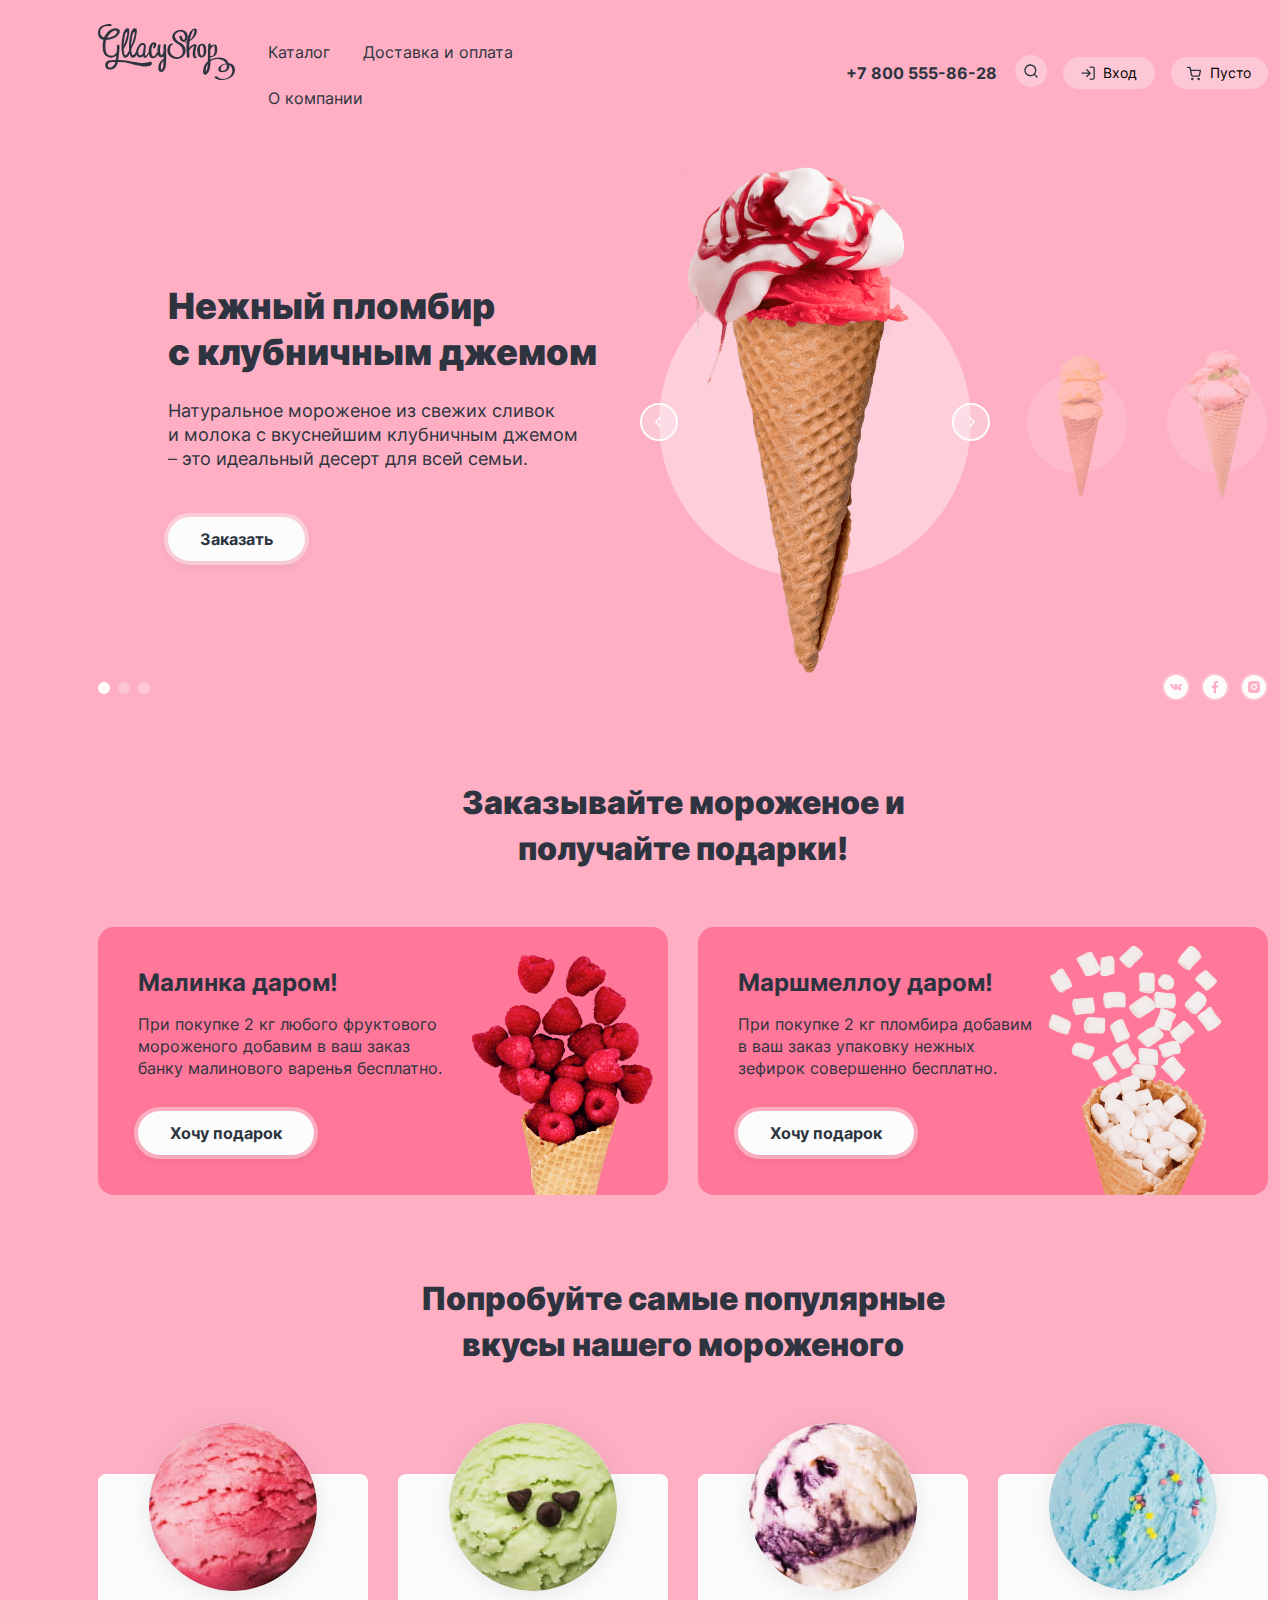
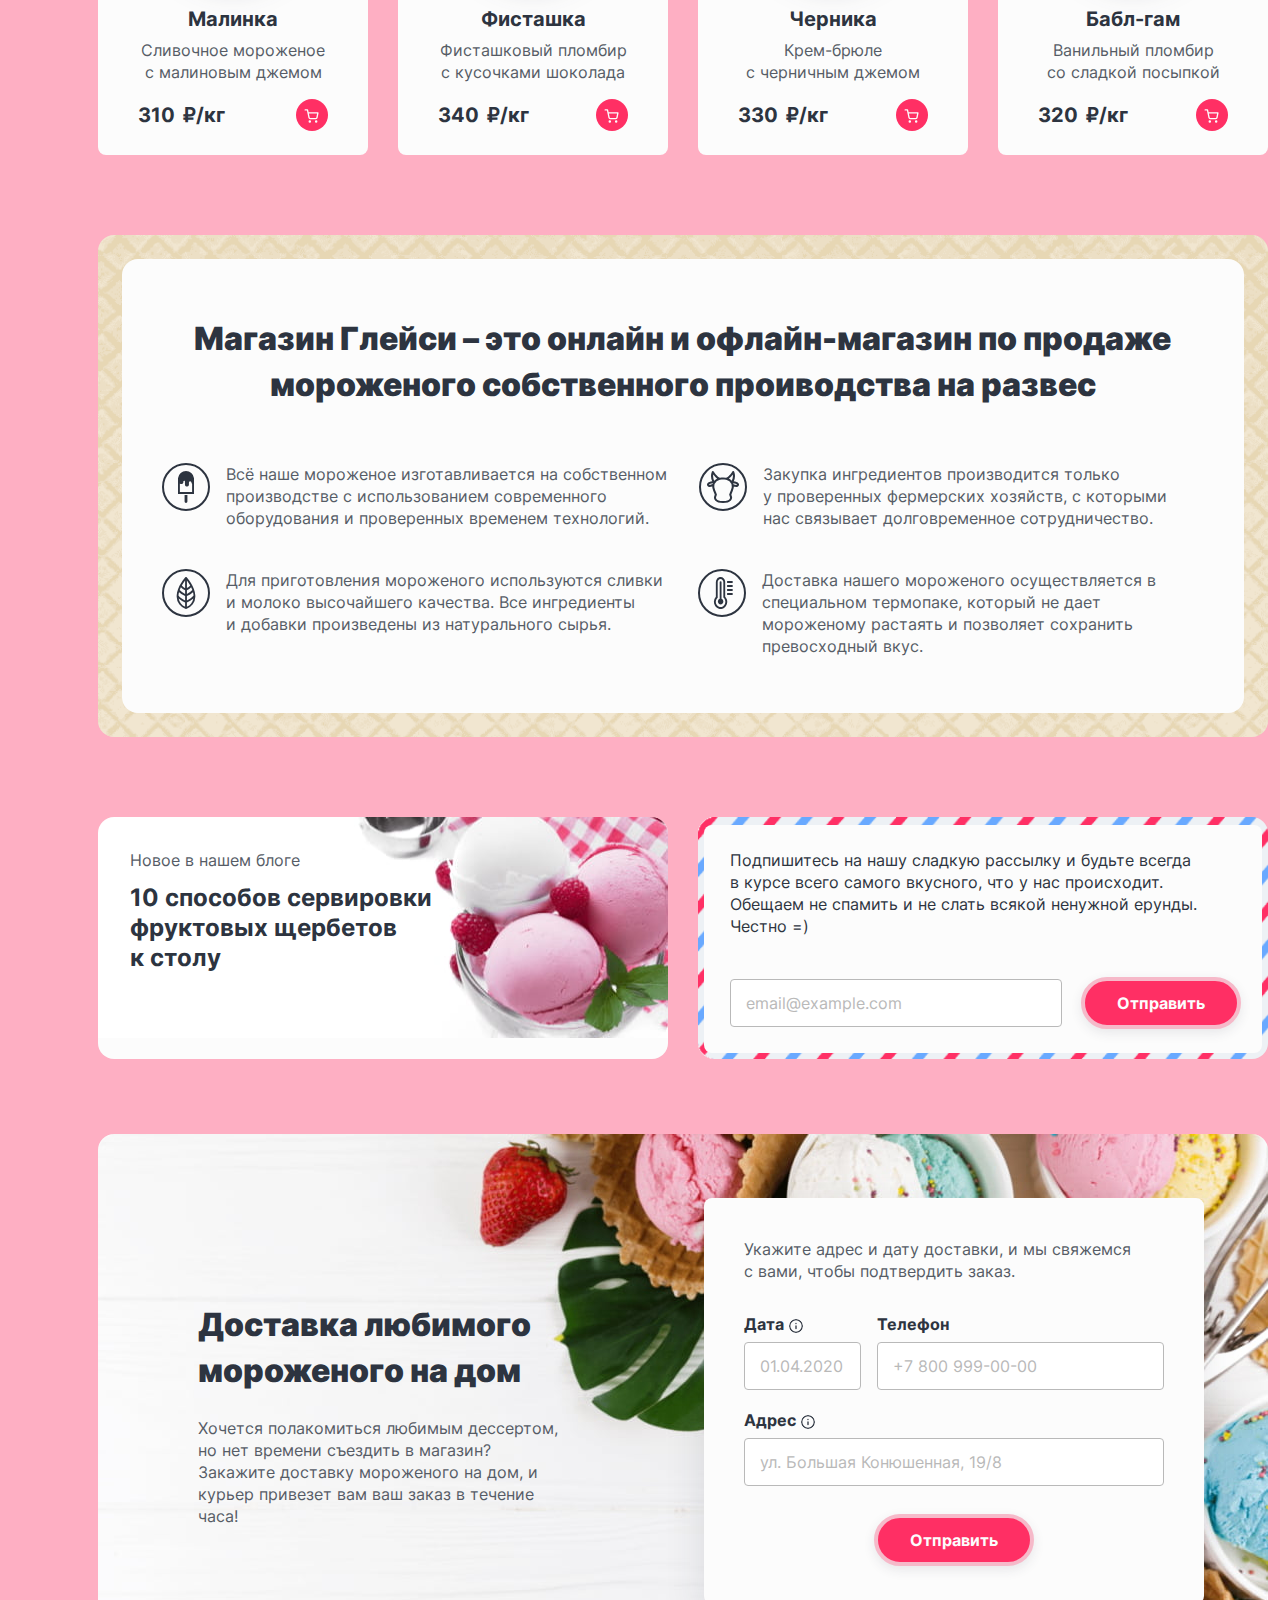
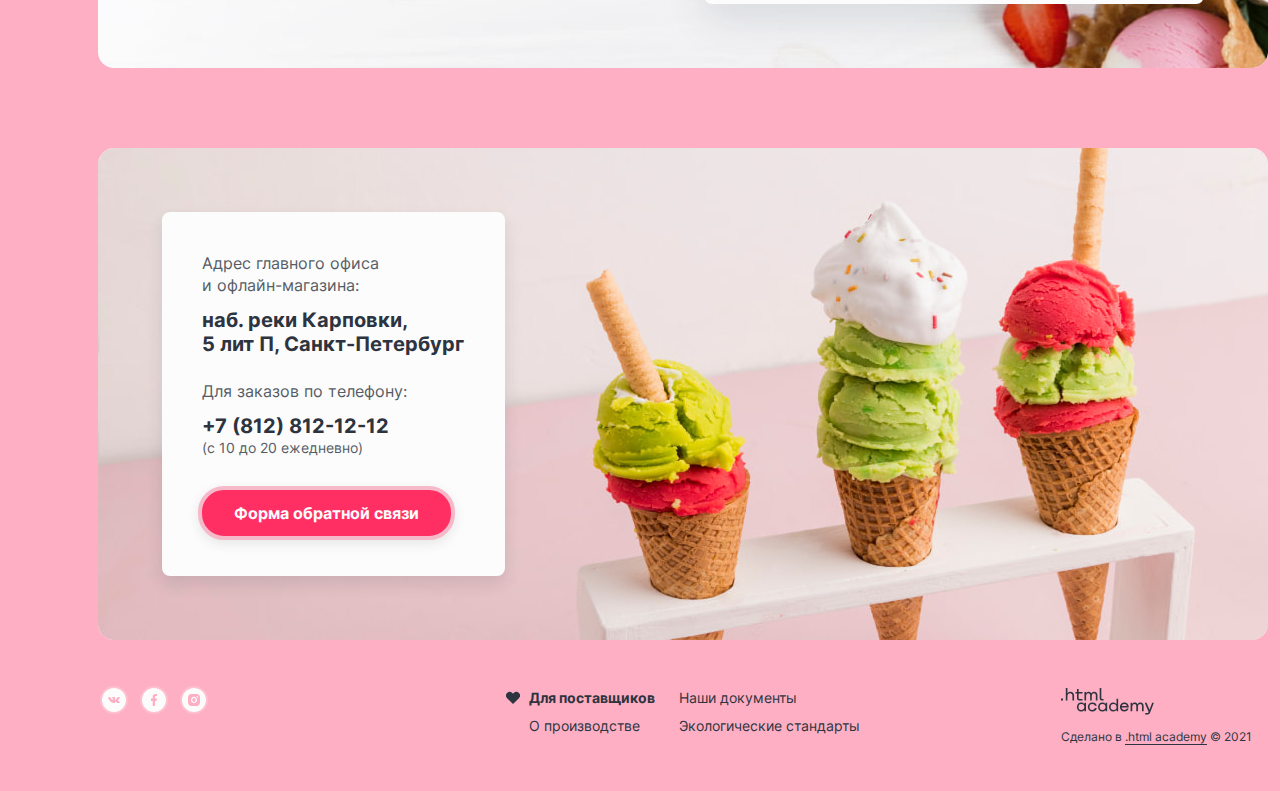
<file: index.html>
<!DOCTYPE html>
<html lang="ru">
  <head>
    <meta charset="utf-8">
    <meta name="viewport" content="width=device-width, initial-scale=1">
    <title>HTML Academy: Глейси</title>
    <link rel="stylesheet" href="styles/styles.css">
    <link rel="icon" href="favicon.ico"> <!-- 32 Х 32 -->
    <link rel="apple-touch-icon" href="img/favicons/apple.png">
  </head>
<!-- При переключении слайдера меняйте номер на номер активного слайда -->
  <body class="body-color-slide-1">
<!-- Header -->
    <header class="page-header">
      <div class="page-header-container">
<!-- Logo image -->
        <a class="logo">
          <img src="img/icons/header-logo.svg" alt="Логотип магазина Glassy Shop." width="137" height="56">
        </a>
  <!-- Navigation links -->
        <nav class="main-nav">
          <ul class="nav-list">
            <li class="list-item catalog-list-item">
              <a class="item-link" href="catalog.html" >Каталог</a>
              <ul class="catalog-list">
                <li class="catalog-item-heading catalog-item">
                  <a class="catalog-link" href="#">Новинки</a>
                </li>
                <li class="catalog-item">
                  <a class="catalog-link" href="catalog.html">Сливочное</a>
                </li>
                <li class="catalog-item">
                  <a class="catalog-link" href="#">Щербеты</a>
                </li>
                <li class="catalog-item">
                  <a class="catalog-link" href="#">Фруктовый лед</a>
                </li>
                <li class="catalog-item">
                  <a class="catalog-link" href="#">Мелорин</a>
                </li>
              </ul>
            </li>
            <li class="list-item">
              <a class="item-link" href="#">Доставка и оплата</a>
            </li>
            <li class="list-item">
              <a class="item-link" href="#">О компании</a>
            </li>
          </ul>
        </nav>
<!-- User interaction buttons list -->
        <ul class="nav-list user-list">
          <li class="list-item">
            <a class="item-tel" href="tel:88005558628">+7 800 555-86-28</a>
          </li>
          <li class="list-item search-pop">
            <button class="user-list-btn" type="button">
              <span class="visually-hidden">
                Поиск
              </span>
            </button>
  <!-- Search pop-up -->
            <div class="popup-search">
              <form class="search-form" action="https://echo.htmlacademy.ru" method="post">
                <label for="popup-search"></label>
                  <input class="form-input search-input" type="text" id="popup-search" name="header-search" placeholder="Поиск по сайту" required>
                  <button class="close-icon" type="button">
                    <span class="visually-hidden">Стереть текст в поле поиска</span>
                  </button>
              </form>
            </div>
          </li>
          <li class="list-item login-pop">
            <button class="user-list-btn enter" type="button">
              <span>
                Вход
              </span>
            </button>
  <!-- Log-in form pop-up -->
            <div class="popup-dashboard-login">
              <form action="https://echo.htmlacademy.ru" method="post">
                <p class="dashboard-login-heading">Личный кабинет</p>
                <p class="dashboard-login-input">
                  <label for="dashboard-login-email">
                    <!-- Для показа ошибки валидации задать класс error -->
                    <input class="form-input login-form" type="email" name="user-email" id="dashboard-login-email" placeholder="email@example.com" required>
                  </label>
                </p>
                <p class="dashboard-login-input">
                  <label for="dashboard-login-password">
                    <!-- Для показа ошибки валидации задать класс error -->
                    <input class="form-input login-form" type="password" name="user-password" id="dashboard-login-password" placeholder="&#8901;&#8901;&#8901;&#8901;&#8901;" required>
                  </label>
                </p>
                <div class="login-columns">
                  <button class="container-btn-red" type="submit">Войти</button>
                  <ul class="dashboard-login-list">
                    <li class="login-list-item">
                      <a class="login-link" href="#">Забыли пароль?</a>
                    </li>
                    <li class="login-list-item">
                      <a class="login-link" href="#">Регистрация</a>
                    </li>
                  </ul>
                </div>
              </form>
            </div>
          </li>
          <li class="list-item cart">
            <button class="user-list-btn cart-btn" type="button">
              <span>
                Пусто
              </span>
            </button>
  <!-- Bucket pop-up -->
            <div class="popup-bucket">
              <p class="bucket-text">Ваша корзина пока пуста</p>
            </div>
          </li>
        </ul>
      </div>
    </header>
<!-- Main -->
    <main class="main-index">
      <div class="content-container">
        <h1 class="visually-hidden">Магазин мороженного Gllacy Shop</h1>
        <section class="promo">
          <h2 class="visually-hidden">Популярные товары</h2>
  <!-- Promo slider -->
          <ul class="promo-slider-list">
  <!-- Для переключения слайдов, добавляйте и удаляйте класс promo-slide-active -->
            <li class="promo-slide promo-slide-active">
              <div class="slide-desc">
                <h3 class="promo-slide-heading">Нежный пломбир <br> с клубничным джемом</h3>
                <p class="promo-slide-text">Натуральное мороженое из свежих сливок <br> и молока с вкуснейшим клубничным джемом – это идеальный десерт для всей семьи.</p>
                <a class="link-btn" href="#">Заказать</a>
              </div>
              <div class="slide-img">
                <img class="promo-slide-image" src="img/ice-cream-1.png" alt="Пломбир с клубничным джемом." width="306" height="507">
              </div>
            </li>
            <li class="promo-slide">
              <div class="slide-desc">
                <h3 class="promo-slide-heading">Сливочное мороженое со вкусом банана</h3>
                <p class="promo-slide-text">Сливочное мороженое с ярким банановым вкусом подарит вам свежесть и наслаждение даже в самый жаркий летний день.</p>
                <a class="link-btn" href="#">Заказать</a>
              </div>
              <div class="slide-img">
                <img class="promo-slide-image" src="img/ice-cream-2.png" alt="Сливочное мороженое со вкусом банана." width="90" height="150">
              </div>
            </li>
            <li class="promo-slide">
              <div class="slide-desc">
                <h3 class="promo-slide-heading">Карамельный пломбир с маршмеллоу</h3>
                <p class="promo-slide-text">Необычный сладкий дессерт с карамельный топпингом и кусочками зефира завоюет сердца сладкоежек всех возрастов.</p>
                <a class="link-btn" href="#">Заказать</a>
              </div>
              <div class="slide-img">
                <img class="promo-slide-image" src="img/ice-cream-3.png" alt="Карамельный пломбир с маршмеллоу" width="90" height="150">
              </div>
            </li>
          </ul>
          <button class="slider-control control-prev" type="button">
            <svg aria-hidden="true" focusable="false" width="16" height="16" fill="none" xmlns="http://www.w3.org/2000/svg">
              <path class="arrow-black" fill-rule="evenodd" clip-rule="evenodd" d="M9.8 3.8a.66.66 0 1 0-.94-.94L4.2 7.53a.67.67 0 0 0 0 .94l4.67 4.67a.66.66 0 1 0 .94-.94L5.6 8l4.2-4.2Z" fill="#fcfcfc"/>
            </svg>
            <span class="visually-hidden">Предыдущий слайд</span>
          </button>
          <button class="slider-control control-next" type="button">
            <svg aria-hidden="true" focusable="false" width="16" height="16" fill="none" xmlns="http://www.w3.org/2000/svg">
              <path class="arrow-black" fill-rule="evenodd" clip-rule="evenodd" d="M7.14 2.86a.66.66 0 1 0-.95.95L10.4 8l-4.2 4.2a.67.67 0 0 0 .95.94l4.66-4.67a.66.66 0 0 0 0-.94L7.15 2.86Z" fill="#fcfcfc"/>
            </svg>
            <span class="visually-hidden">Следующий слайд</span>
          </button>
  <!-- Dots pagination -->
          <div class="pagination-columns">
            <ol class="slider-pagination">
              <li class="slider-pagination-item">
                <button class="slider-pagination-btn slider-pagination-btn-active" type="button">
                  <span class="visually-hidden">
                    1 фото
                  </span>
                </button>
              </li>
              <li class="slider-pagination-item">
                <button class="slider-pagination-btn" type="button">
                  <span class="visually-hidden">
                    2 фото
                  </span>
                </button>
              </li>
              <li class="slider-pagination-item">
                <button class="slider-pagination-btn" type="button">
                  <span class="visually-hidden">
                    3 фото
                  </span>
                </button>
              </li>
            </ol>
    <!-- Promo social links -->
            <ul class="social-link-list">
              <li class="social-link-list-item vk-icon">
                <a class="icon-item" href="https://vk.com/htmlacademy">
                  <svg aria-hidden="true" focusable="false" width="24" height="24" fill="none" xmlns="http://www.w3.org/2000/svg">
                    <path fill-rule="evenodd" clip-rule="evenodd" d="M24 12a12 12 0 1 1-24 0 12 12 0 0 1 24 0Zm-11.41 2.97h-.72s-1.58.09-2.98-1.18C7.37 12.4 6.03 9.65 6.03 9.65s-.07-.18 0-.27c.1-.1.36-.1.36-.1l1.72-.01s.16.02.27.1c.1.05.15.17.15.17s.28.61.65 1.17c.71 1.08 1.05 1.32 1.29 1.2.35-.16.25-1.53.25-1.53s0-.5-.18-.71c-.14-.17-.41-.22-.53-.24-.1-.01.06-.2.26-.3.31-.13.86-.13 1.5-.13.5 0 .65.03.84.07.46.1.44.41.41 1.08l-.02.7v.18c-.01.34-.02.73.23.88.13.07.45 0 1.26-1.19.38-.56.66-1.23.66-1.23s.07-.12.16-.17c.1-.05.24-.04.24-.04h1.8s.54-.06.63.15c.1.23-.2.75-.94 1.61-.7.82-1.03 1.12-1 1.38.01.2.23.38.66.72.89.73 1.13 1.1 1.18 1.2l.01.01c.4.58-.44.62-.44.62l-1.6.02s-.34.06-.8-.2a3.94 3.94 0 0 1-.69-.6c-.33-.34-.65-.66-.91-.58-.45.12-.44.96-.44.96s0 .18-.1.28c-.1.1-.32.12-.32.12Z" fill="#fcfcfc"></path>
                  </svg>
                  <span class="visually-hidden">
                    Вконтакте
                  </span>
                </a>
              </li>
              <li class="social-link-list-item fb-icon">
                <a class="icon-item" href="https://www.facebook.com/htmlacademy">
                  <svg aria-hidden="true" focusable="false" width="24" height="24" fill="none" xmlns="http://www.w3.org/2000/svg">
                    <path fill-rule="evenodd" clip-rule="evenodd" d="M24 12a12 12 0 1 1-24 0 12 12 0 0 1 24 0Zm-9.57.9H13V18h-2.29v-5.1H9v-2.4h1.71V8.82c0-1.83 1.1-2.82 2.66-2.82.74 0 1.44.06 1.63.08V8.1h-.86C13 8.1 13 8.68 13 9.3v1.2h2l-.57 2.4Z" fill="#fcfcfc"></path>
                  </svg>
                  <span class="visually-hidden">
                    Фейсбук
                  </span>
                </a>
              </li>
              <li class="social-link-list-item ig-icon">
                <a class="icon-item" href="https://www.instagram.com/htmlacademy">
                  <svg aria-hidden="true" focusable="false" width="24" height="24" fill="none" xmlns="http://www.w3.org/2000/svg">
                    <path fill-rule="evenodd" clip-rule="evenodd" d="M24 12a12 12 0 1 1-24 0 12 12 0 0 1 24 0Zm-9.53-5.96C13.83 6 13.63 6 12 6c-1.63 0-1.83 0-2.47.04-.64.03-1.08.13-1.46.28-.4.15-.76.38-1.06.69-.3.3-.54.66-.7 1.06-.14.38-.24.82-.27 1.46C6 10.17 6 10.37 6 12c0 1.63 0 1.83.04 2.47.03.64.13 1.08.28 1.46.15.4.38.76.69 1.06.3.3.66.54 1.06.7.38.14.82.24 1.46.27.64.03.84.04 2.47.04 1.63 0 1.83 0 2.47-.04a4.43 4.43 0 0 0 1.46-.28c.4-.15.76-.38 1.06-.69.3-.3.54-.66.7-1.06.14-.38.24-.82.27-1.46.03-.64.04-.84.04-2.47 0-1.63 0-1.83-.04-2.47a4.43 4.43 0 0 0-.28-1.46c-.15-.4-.38-.76-.69-1.06a2.93 2.93 0 0 0-1.06-.7 4.42 4.42 0 0 0-1.46-.27Zm-4.6 3.84a3 3 0 1 1 4.25 4.24 3 3 0 0 1-4.24-4.24Zm5.81-1.56a.75.75 0 1 1-1.06 1.06.75.75 0 0 1 1.06-1.06Zm-2.4 2.4a1.8 1.8 0 1 0-2.55 2.55 1.8 1.8 0 0 0 2.54-2.54Z" fill="#fcfcfc"></path>
                  </svg>
                  <span class="visually-hidden">
                    Инстаграм
                  </span>
                </a>
              </li>
            </ul>
          </div>
        </section>
<!-- Gifts block -->
        <section class="gifts">
          <h2 class="container-heading main-gift-heading">Заказывайте мороженое и получайте подарки!</h2>
          <ul class="gifts-list">
            <li class="gift-item rounded-block">
              <div class="gift-container-item">
                <h3 class="gift-heading">Малинка даром!</h3>
                <p class="gift-info">При покупке 2 кг любого фруктового мороженого добавим в ваш заказ банку малинового варенья бесплатно.</p>
                <a class="link-btn" href="#">Хочу подарок</a>
              </div>
              <img class="gift-image" src="img/rasberry-bg.png" alt="Малина в рожке." width="181" height="240">
            </li>
            <li class="gift-item rounded-block">
              <div class="gift-container-item">
                <h3 class="gift-heading">Маршмеллоу даром!</h3>
                <p class="gift-info">При покупке 2 кг пломбира добавим в ваш заказ упаковку нежных зефирок совершенно бесплатно.</p>
                <a class="link-btn" href="#">Хочу подарок</a>
              </div>
              <img class="gift-image" src="img/marshmellow-bg.png" alt="Маршмеллоу в рожке." width="232" height="249">
            </li>
          </ul>
        </section>
<!-- Popular items block -->
        <section class="popular">
          <h2 class="container-heading main-popular-heading">Попробуйте самые популярные вкусы нашего мороженого</h2>
          <ol class="products-list">
            <li class="product-card-container">
              <a class="product-card-link" href="#">
                <img class="product-card-image" src="img/rasberry.jpg" alt="Малинка." width="168" height="168">
                <h3 class="product-card-title">Малинка</h3>
              </a>
              <p class="product-card-text">Сливочное мороженое с малиновым джемом</p>
              <strong class="product-card-price">310 <span class="price-currency">₽/кг</span></strong>
              <button class="product-card-btn" type="button">
                <svg aria-hidden="true" focusable="false" width="16" height="16" fill="none" xmlns="http://www.w3.org/2000/svg">
                  <path class="cart-black" fill-rule="evenodd" clip-rule="evenodd" d="M1.167 1.25a.667.667 0 0 0 0 1.333h1.77l.468 2.336a.664.664 0 0 0 .011.053l.967 4.833a1.825 1.825 0 0 0 1.819 1.47h5.62a1.826 1.826 0 0 0 1.819-1.47l.001-.005.927-4.861a.667.667 0 0 0-.655-.792H4.611l-.473-2.361a.667.667 0 0 0-.654-.536H1.167ZM5.69 9.544 4.878 5.48h8.23l-.775 4.067a.492.492 0 0 1-.492.395H6.183a.492.492 0 0 1-.492-.397Zm-1.134 3.961a1.246 1.246 0 1 1 2.492 0 1.246 1.246 0 0 1-2.492 0Zm6.374 0a1.246 1.246 0 1 1 2.491 0 1.246 1.246 0 0 1-2.491 0Z" fill="#fcfcfc"/>
                </svg>
                <span class="visually-hidden">Положить в корзину</span>
              </button>
            </li>
            <li class="product-card-container">
              <a class="product-card-link" href="#">
                <img class="product-card-image" src="img/pistacho.jpg" alt="Фисташка." width="168" height="168">
                <h3 class="product-card-title">Фисташка</h3>
              </a>
              <p class="product-card-text">Фисташковый пломбир с кусочками шоколада</p>
              <strong class="product-card-price">340 <span class="price-currency">₽/кг</span></strong>
              <button class="product-card-btn" type="button">
                <svg aria-hidden="true" focusable="false" width="16" height="16" fill="none" xmlns="http://www.w3.org/2000/svg">
                  <path class="cart-black" fill-rule="evenodd" clip-rule="evenodd" d="M1.167 1.25a.667.667 0 0 0 0 1.333h1.77l.468 2.336a.664.664 0 0 0 .011.053l.967 4.833a1.825 1.825 0 0 0 1.819 1.47h5.62a1.826 1.826 0 0 0 1.819-1.47l.001-.005.927-4.861a.667.667 0 0 0-.655-.792H4.611l-.473-2.361a.667.667 0 0 0-.654-.536H1.167ZM5.69 9.544 4.878 5.48h8.23l-.775 4.067a.492.492 0 0 1-.492.395H6.183a.492.492 0 0 1-.492-.397Zm-1.134 3.961a1.246 1.246 0 1 1 2.492 0 1.246 1.246 0 0 1-2.492 0Zm6.374 0a1.246 1.246 0 1 1 2.491 0 1.246 1.246 0 0 1-2.491 0Z" fill="#fcfcfc"/>
                </svg>
                <span class="visually-hidden">Положить в корзину</span>
              </button>
            </li>
            <li class="product-card-container">
              <a class="product-card-link" href="#">
                <img class="product-card-image" src="img/blueberry.jpg" alt="Черника." width="168" height="168">
                <h3 class="product-card-title">Черника</h3>
              </a>
              <p class="product-card-text">Крем-брюле <br> с черничным джемом</p>
              <strong class="product-card-price">330 <span class="price-currency">₽/кг</span></strong>
              <button class="product-card-btn" type="button">
                <svg aria-hidden="true" focusable="false" width="16" height="16" fill="none" xmlns="http://www.w3.org/2000/svg">
                  <path class="cart-black" fill-rule="evenodd" clip-rule="evenodd" d="M1.167 1.25a.667.667 0 0 0 0 1.333h1.77l.468 2.336a.664.664 0 0 0 .011.053l.967 4.833a1.825 1.825 0 0 0 1.819 1.47h5.62a1.826 1.826 0 0 0 1.819-1.47l.001-.005.927-4.861a.667.667 0 0 0-.655-.792H4.611l-.473-2.361a.667.667 0 0 0-.654-.536H1.167ZM5.69 9.544 4.878 5.48h8.23l-.775 4.067a.492.492 0 0 1-.492.395H6.183a.492.492 0 0 1-.492-.397Zm-1.134 3.961a1.246 1.246 0 1 1 2.492 0 1.246 1.246 0 0 1-2.492 0Zm6.374 0a1.246 1.246 0 1 1 2.491 0 1.246 1.246 0 0 1-2.491 0Z" fill="#fcfcfc"/>
                </svg>
                <span class="visually-hidden">Положить в корзину</span>
              </button>
            </li>
            <li class="product-card-container">
              <a class="product-card-link" href="#">
                <img class="product-card-image" src="img/bubble-gum.jpg" alt="Бабл-гам." width="168" height="168">
                <h3 class="product-card-title">Бабл-гам</h3>
              </a>
              <p class="product-card-text">Ванильный пломбир <br> со сладкой посыпкой</p>
              <strong class="product-card-price">320 <span class="price-currency">₽/кг</span></strong>
              <button class="product-card-btn" type="button">
                <svg aria-hidden="true" focusable="false" width="16" height="16" fill="none" xmlns="http://www.w3.org/2000/svg">
                  <path class="cart-black" fill-rule="evenodd" clip-rule="evenodd" d="M1.167 1.25a.667.667 0 0 0 0 1.333h1.77l.468 2.336a.664.664 0 0 0 .011.053l.967 4.833a1.825 1.825 0 0 0 1.819 1.47h5.62a1.826 1.826 0 0 0 1.819-1.47l.001-.005.927-4.861a.667.667 0 0 0-.655-.792H4.611l-.473-2.361a.667.667 0 0 0-.654-.536H1.167ZM5.69 9.544 4.878 5.48h8.23l-.775 4.067a.492.492 0 0 1-.492.395H6.183a.492.492 0 0 1-.492-.397Zm-1.134 3.961a1.246 1.246 0 1 1 2.492 0 1.246 1.246 0 0 1-2.492 0Zm6.374 0a1.246 1.246 0 1 1 2.491 0 1.246 1.246 0 0 1-2.491 0Z" fill="#fcfcfc"/>
                </svg>
                <span class="visually-hidden">Положить в корзину</span>
              </button>
            </li>
          </ol>
        </section>
<!-- About shop block -->
        <section class="about rounded-block">
          <div class="about-wrapper rounded-block">
            <h2 class="visually-hidden">Про магазин</h2>
            <p class="container-heading">Магазин Глeйси – это онлайн и офлайн-магазин по продаже мороженого собственного проиводства на развес</p>
            <ul class="about-list">
              <li class="about-list-item ice-cream-icon">
                <p class="about-item-text">Всё наше мороженое изготавливается на собственном производстве с использованием современного оборудования и проверенных временем технологий.</p>
              </li>
              <li class="about-list-item cow-icon">
                <p class="about-item-text">Закупка ингредиентов производится только <br> у проверенных фермерских хозяйств, с которыми нас связывает долговременное сотрудничество.</p>
              </li>
              <li class="about-list-item leaf-icon">
                <p class="about-item-text">Для приготовления мороженого используются сливки и молоко высочайшего качества. Все ингредиенты <br> и добавки произведены из натурального сырья.</p>
              </li>
              <li class="about-list-item thermometer-icon">
                <p class="about-item-text">Доставка нашего мороженого осуществляется в специальном термопаке, который не дает мороженому растаять и позволяет сохранить превосходный вкус.</p>
              </li>
            </ul>
          </div>
        </section>
<!-- Combination of two small blocks -->
        <div class="index-columns">
  <!-- News block -->
          <article class="news rounded-block">
            <h1 class="visually-hidden">Новости</h1>
            <div class="news-container">
              <p class="news-heading">Новое в нашем блоге</p>
              <a class="news-text" href="#">10 способов сервировки фруктовых щербетов <br> к столу</a>
            </div>
          </article>
  <!-- Subscribe block -->
          <section class="subscribe rounded-block">
            <div class="subscribe-wrapper">
              <h2 class="visually-hidden">Новостная подписка</h2>
              <form class="subscribe-form" action="https://echo.htmlacademy.ru" method="post">
                <p class="form-text">
                  Подпишитесь на нашу сладкую рассылку и будьте всегда <br>в курсе всего самого вкусного, что у нас происходит. Обещаем не спамить и не слать всякой ненужной ерунды. Честно =)
                </p>
                <p class="form-combo">
                  <label for="email">
                    <!-- Для показа ошибки валидации задать класс error -->
                    <input class="form-input" type="email" placeholder="email@example.com" name="email" id="email" required>
                  </label>
                  <button class="container-btn-red" type="submit">Отправить</button>
                </p>
              </form>
            </div>
          </section>
        </div>
<!-- Delivery block -->
        <section class="delivery rounded-block">
          <div class="delivery-desc">
            <h2 class="container-heading main-delivery-heading">Доставка любимого мороженого на дом</h2>
            <p class="delivery-text">Хочется полакомиться любимым дессертом, но нет времени съездить в магазин? Закажите доставку мороженого на дом, и курьер привезет вам ваш заказ в течение часа!</p>
          </div>
  <!-- Delivery form -->
          <div class="delivery-form">
            <form class="delivery-form-form" action="https://echo.htmlacademy.ru" method="post">
              <p class="delivery-text form-heading">Укажите адрес и дату доставки, и мы свяжемся с вами, чтобы подтвердить заказ.</p>
              <p class="delivery-text">
                <label class="delivery-label" for="date">Дата</label>
                <button class="info" type="button">
                  <span class="visually-hidden">Посмотреть дополнительную информацию</span>
                  <span class="tooltip">
                    <span class="tooltip-text">Введите дату предпологаемой доставки</span>
                  </span>
                </button>
                <!-- Для показа ошибки валидации задать класс error -->
                <input class="form-input" type="text" id="date" placeholder="01.04.2020" name="delivery-date" required>
              </p>
              <p class="delivery-text">
                <label class="delivery-label" for="phone-number">Телефон</label>
                <!-- Для показа ошибки валидации задать класс error -->
                <input class="form-input" type="tel" id="phone-number" placeholder="+7 800 999-00-00" name="phone-number" required>
                </p>
              <p class="delivery-text delivery-adress">
                <label class="delivery-label" for="delivery-adress">Адрес</label>
                  <button class="info" type="button">
                    <span class="visually-hidden">Посмотреть дополнительную информацию</span>
                    <span class="tooltip">
                      <span class="tooltip-text">Введите название <br> улицы, дома и квартиры</span>
                    </span>
                  </button>
                  <!-- Для показа ошибки валидации задать класс error -->
                  <input class="form-input" type="text" id="delivery-adress" placeholder="ул. Большая Конюшенная, 19/8" name="adress" required>
              </p>
              <p class="delivery-text delivery-form-btn">
                <button class="container-btn-red" type="submit">Отправить</button>
              </p>
            </form>
        </div>
        </section>
<!-- Adress block -->
        <section class="adress rounded-block" id="adress">
          <h2 class="visually-hidden">Наш адрес</h2>
          <dl class="adress-block">
            <dt class="adress-text">Адрес главного офиса <br> и офлайн-магазина:</dt>
            <dd class="adress-details">
              наб. реки Карповки,<br>
              5 лит П, Санкт-Петербург
            </dd>
            <dt class="adress-text">Для заказов по телефону:</dt>
            <dd class="adress-details">
              <a class="tel-link" href="tel:88128121212">+7 (812) 812-12-12</a>
              <p class="tel-time">
                <span>(с 10 до 20 ежедневно)</span>
              </p>
            </dd>
            <dd class="adress-btn">
              <button class="container-btn-red" type="button" >
                Форма обратной связи
              </button>
            </dd>
          </dl>
        </section>
      </div>
    </main>
<!-- Footer -->
    <footer class="page-footer">
      <div class="footer-container">
        <h2 class="visually-hidden">Ссылки на страницы компании</h2>
  <!--Footer social links -->
        <h3 class="visually-hidden">Социальные сети</h3>
        <ul class="social-link-list footer-social-list">
          <li class="social-link-list-item vk-icon">
            <a class="icon-item" href="https://vk.com/htmlacademy">
              <svg aria-hidden="true" focusable="false" width="24" height="24" fill="black" xmlns="http://www.w3.org/2000/svg">
                <path fill-rule="evenodd" clip-rule="evenodd" d="M24 12a12 12 0 1 1-24 0 12 12 0 0 1 24 0Zm-11.41 2.97h-.72s-1.58.09-2.98-1.18C7.37 12.4 6.03 9.65 6.03 9.65s-.07-.18 0-.27c.1-.1.36-.1.36-.1l1.72-.01s.16.02.27.1c.1.05.15.17.15.17s.28.61.65 1.17c.71 1.08 1.05 1.32 1.29 1.2.35-.16.25-1.53.25-1.53s0-.5-.18-.71c-.14-.17-.41-.22-.53-.24-.1-.01.06-.2.26-.3.31-.13.86-.13 1.5-.13.5 0 .65.03.84.07.46.1.44.41.41 1.08l-.02.7v.18c-.01.34-.02.73.23.88.13.07.45 0 1.26-1.19.38-.56.66-1.23.66-1.23s.07-.12.16-.17c.1-.05.24-.04.24-.04h1.8s.54-.06.63.15c.1.23-.2.75-.94 1.61-.7.82-1.03 1.12-1 1.38.01.2.23.38.66.72.89.73 1.13 1.1 1.18 1.2l.01.01c.4.58-.44.62-.44.62l-1.6.02s-.34.06-.8-.2a3.94 3.94 0 0 1-.69-.6c-.33-.34-.65-.66-.91-.58-.45.12-.44.96-.44.96s0 .18-.1.28c-.1.1-.32.12-.32.12Z" fill="#fcfcfc"></path>
              </svg>
              <span class="visually-hidden">
                Вконтакте
              </span>
            </a>
          </li>
          <li class="social-link-list-item fb-icon">
            <a class="icon-item" href="https://www.facebook.com/htmlacademy">
              <svg aria-hidden="true" focusable="false" width="24" height="24" fill="none" xmlns="http://www.w3.org/2000/svg">
                <path fill-rule="evenodd" clip-rule="evenodd" d="M24 12a12 12 0 1 1-24 0 12 12 0 0 1 24 0Zm-9.57.9H13V18h-2.29v-5.1H9v-2.4h1.71V8.82c0-1.83 1.1-2.82 2.66-2.82.74 0 1.44.06 1.63.08V8.1h-.86C13 8.1 13 8.68 13 9.3v1.2h2l-.57 2.4Z" fill="#fcfcfc"></path>
              </svg>
              <span class="visually-hidden">
                Фейсбук
              </span>
            </a>
          </li>
          <li class="social-link-list-item ig-icon">
            <a class="icon-item" href="https://www.instagram.com/htmlacademy">
              <svg aria-hidden="true" focusable="false" width="24" height="24" fill="none" xmlns="http://www.w3.org/2000/svg">
                <path fill-rule="evenodd" clip-rule="evenodd" d="M24 12a12 12 0 1 1-24 0 12 12 0 0 1 24 0Zm-9.53-5.96C13.83 6 13.63 6 12 6c-1.63 0-1.83 0-2.47.04-.64.03-1.08.13-1.46.28-.4.15-.76.38-1.06.69-.3.3-.54.66-.7 1.06-.14.38-.24.82-.27 1.46C6 10.17 6 10.37 6 12c0 1.63 0 1.83.04 2.47.03.64.13 1.08.28 1.46.15.4.38.76.69 1.06.3.3.66.54 1.06.7.38.14.82.24 1.46.27.64.03.84.04 2.47.04 1.63 0 1.83 0 2.47-.04a4.43 4.43 0 0 0 1.46-.28c.4-.15.76-.38 1.06-.69.3-.3.54-.66.7-1.06.14-.38.24-.82.27-1.46.03-.64.04-.84.04-2.47 0-1.63 0-1.83-.04-2.47a4.43 4.43 0 0 0-.28-1.46c-.15-.4-.38-.76-.69-1.06a2.93 2.93 0 0 0-1.06-.7 4.42 4.42 0 0 0-1.46-.27Zm-4.6 3.84a3 3 0 1 1 4.25 4.24 3 3 0 0 1-4.24-4.24Zm5.81-1.56a.75.75 0 1 1-1.06 1.06.75.75 0 0 1 1.06-1.06Zm-2.4 2.4a1.8 1.8 0 1 0-2.55 2.55 1.8 1.8 0 0 0 2.54-2.54Z" fill="#fcfcfc"></path>
              </svg>
              <span class="visually-hidden">
                Инстаграм
              </span>
            </a>
          </li>
        </ul>
  <!--Footer about company links -->
        <h3 class="visually-hidden">О компании</h3>
        <ul class="about-manufacture-link-list link-list">
          <li class="list-item about-manufacure-list-item heart-icon">
            <a class="footer-item-link" href="#">Для поставщиков</a>
          </li>
          <li class="list-item about-manufacure-list-item">
            <a class="footer-item-link" href="#">О производстве</a>
          </li>
        </ul>
        <ul class="regulations-list link-list">
          <li class="regulation-list-item list-item">
            <a class="footer-item-link" href="#">Наши документы</a>
          </li>
          <li class="regulation-list-item list-item">
            <a class="footer-item-link" href="#">Экологические стандарты</a>
          </li>
        </ul>
  <!--Dooter developer links -->
        <h3 class="visually-hidden">О разработчике</h3>
        <ul class="developer-links-list link-list">
          <li class="list-item developer-link-item">
            <a href="https://htmlacademy.ru/">
              <img src="img/icons/logo-htmlacademy.svg" alt="HTML Academy logo." width="93" height="27">
            </a>
          </li>
          <li class="list-item developer-link-item">
            <p class="html-academy-link">Сделано в <a href="https://htmlacademy.ru/">.html academy</a> &#169; 2021</p>
          </li>
        </ul>
      </div>
    </footer>
<!-- Modal pop-up for feedback, для открытия нужно прописать клас modal-open -->
    <div class="modal-feedback-form">
      <div class="modal-wrapper">
        <button class="close-modal" type="button">
          <span class="visually-hidden">
            Закрыть
          </span>
        </button>
        <form class="feedback-form" action="https://echo.htmlacademy.ru" method="post">
          <h2 class="visually-hidden">Форма обратной связи</h2>
          <p class="feedback-form-heading">Мы обязательно ответим вам!</p>
          <p class="form-row">
            <label for="name">
              <!-- Для показа ошибки валидации задать класс error -->
              <input class="form-input" type="text" id="name" placeholder="Имя и фамилия" name="feedback-full-name" required>
            </label>
          </p>
          <p class="form-row">
            <label for="feedback-email">
              <!-- Для показа ошибки валидации задать класс error -->
              <input class="form-input" type="email" id="feedback-email" placeholder="email@example.com" name="feedback-email" required>
            </label>
          </p>
          <p class="form-row">
            <label for="form-text">
              <textarea class="form-input form-textarea" id="form-text" placeholder="В свободной форме" name="feedback-text" rows="6" required></textarea>
            </label>
          </p>
          <button class="container-btn-red feedback-btn" type="submit">Отправить</button>
        </form>
      </div>
    </div>
  </body>
</html>
</file>
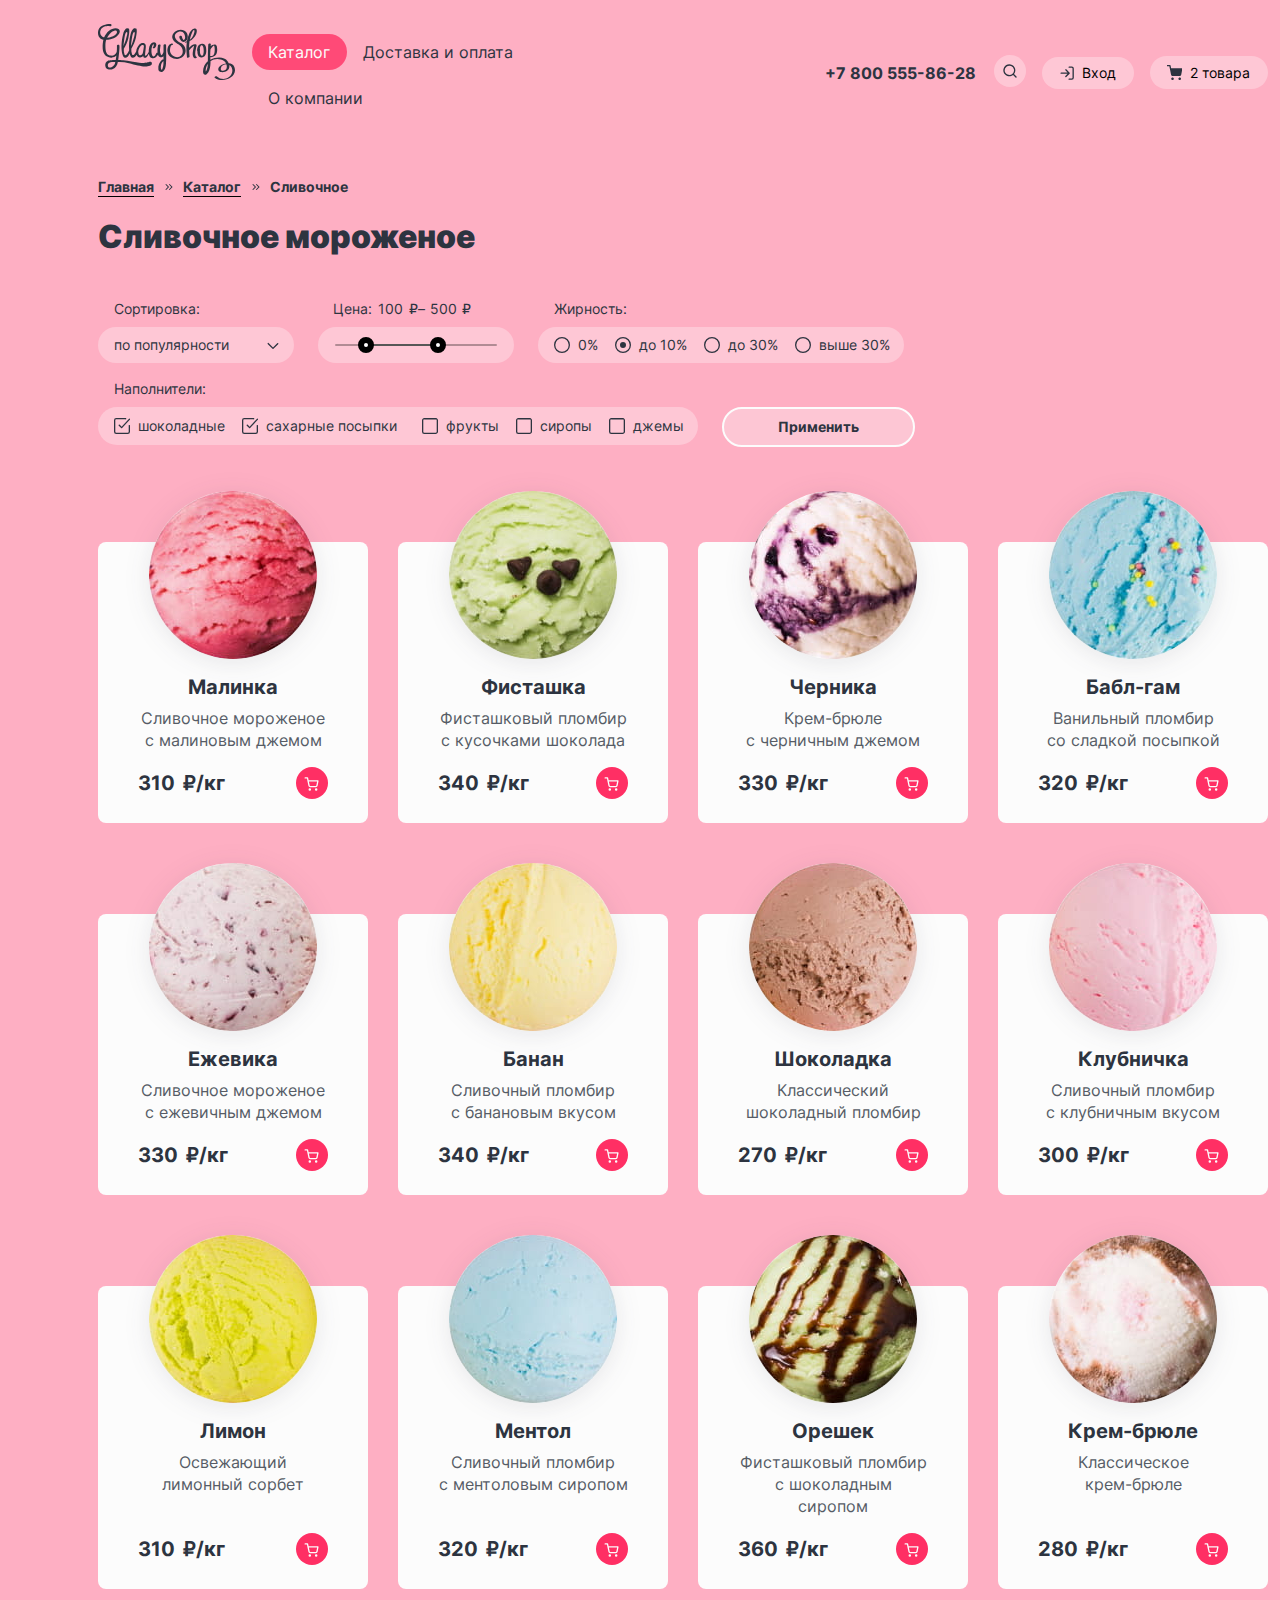
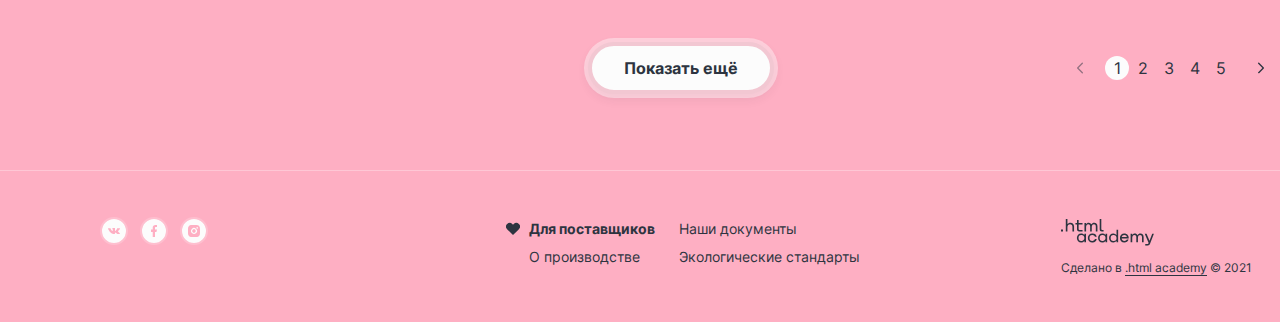
<file: catalog.html>
<!DOCTYPE html>
<html lang="ru">
  <head>
    <meta charset="utf-8">
    <meta name="viewport" content="width=device-width, initial-scale=1">
    <title>HTML Academy: Глейси</title>
    <link rel="stylesheet" href="styles/styles.css">
    <link rel="icon" href="favicon.ico"> <!-- 32 Х 32 -->
    <link rel="apple-touch-icon" href="img/favicons/apple.svg"> <!-- 180 Х 180 -->
  </head>
  <body class="body-color-slide-1">
<!-- Header -->
    <header class="page-header">
      <div class="page-header-container">
  <!-- Logo image -->
        <a class="logo" href="index.html">
          <img src="img/icons/header-logo.svg" alt="Логотип магазина Glassy Shop." width="137" height="56">
        </a>
  <!-- Navigation links -->
        <nav class="main-nav">
          <ul class="nav-list">
            <li class="list-item catalog-list-item">
              <a class="item-link link-active" href="catalog.html">Каталог</a>
              <ul class="catalog-list">
                <li class="catalog-item-heading catalog-item">
                  <a class="catalog-link" href="#">Новинки</a>
                </li>
                <li class="catalog-item">
                  <a class="catalog-link" href="catalog.html">Сливочное</a>
                </li>
                <li class="catalog-item">
                  <a class="catalog-link" href="#">Щербеты</a>
                </li>
                <li class="catalog-item">
                  <a class="catalog-link" href="#">Фруктовый лед</a>
                </li>
                <li class="catalog-item">
                  <a class="catalog-link" href="#">Мелорин</a>
                </li>
              </ul>
            </li>
            <li class="list-item">
              <a class="item-link" href="#">Доставка и оплата</a>
            </li>
            <li class="list-item">
              <a class="item-link" href="#">О компании</a>
            </li>
          </ul>
        </nav>
  <!-- User interaction buttons list -->
        <ul class="nav-list user-list">
          <li class="list-item">
            <a class="item-tel" href="tel:88005558628">+7 800 555-86-28</a>
          </li>
          <li class="list-item search-pop">
            <button class="user-list-btn" type="button">
              <span class="visually-hidden">
                Поиск
              </span>
            </button>
  <!-- Search pop-up -->
            <div class="popup-search" id="search">
              <form class="search-form" action="https://echo.htmlacademy.ru" method="post">
                <label for="popup-search">
                  <input class="form-input search-input" type="search" id="popup-search" name="header-search" placeholder="Поиск по сайту" required>
                </label>
              </form>
            </div>
          </li>
          <li class="list-item login-pop">
            <button class="user-list-btn enter" type="button">
              <span>
                Вход
              </span>
            </button>
  <!-- Log-in form pop-up -->
            <div class="popup-dashboard-login">
              <form action="https://echo.htmlacademy.ru" method="post">
                <p class="dashboard-login-heading">Личный кабинет</p>
                <p class="dashboard-login-input">
                  <label for="dashboard-login-email">
                    <!-- Для показа ошибки валидации задать класс error -->
                    <input class="login-form" type="email" name="user-email" id="dashboard-login-email" placeholder="email@example.com" required>
                  </label>
                </p>
                <p class="dashboard-login-input">
                  <label for="dashboard-login-password">
                    <!-- Для показа ошибки валидации задать класс error -->
                    <input class="login-form" type="password" name="user-password" id="dashboard-login-password" placeholder="&#8901;&#8901;&#8901;&#8901;&#8901;" required>
                  </label>
                </p>
                <div class="login-columns">
                  <button class="container-btn-red" type="submit">Войти</button>
                  <ul class="dashboard-login-list">
                    <li class="login-list-item">
                      <a class="login-link" href="#">Забыли пароль?</a>
                    </li>
                    <li class="login-list-item">
                      <a class="login-link" href="#">Регистрация</a>
                    </li>
                  </ul>
                </div>
              </form>
            </div>
          </li>
          <li class="list-item cart">
            <button class="user-list-btn catalog-cart-btn" type="button">
              <span>
                2 товара
              </span>
            </button>
  <!-- Bucket pop-up -->
            <div class="catalog-bucket">
              <h2 class="bucket-heading">Корзина</h2>
              <ul class="bucket-list">
                <li class="bucket-item">
                  <img class="bucket-image" src="img/rasberry.jpg" alt="Малинка." width="46" height="46">
                  <h3 class="bucket-item-heading">Малинка</h3>
                  <p class="price-calc">1 кг х 310 &#8381;</p>
                  <strong class="price">310 &#8381;</strong>
                  <button class="bucket-cross" type="button">
                    <span class="visually-hidden">Закрыть</span>
                  </button>
                </li>
                <li class="bucket-item">
                  <img class="bucket-image" src="img/bubble-gum.jpg" alt="Бабл-гам." width="46" height="46">
                  <h3 class="bucket-item-heading">Бабл-гам</h3>
                  <p class="price-calc">1.5 кг х 320 &#8381;</p>
                  <strong class="price">480 &#8381;</strong>
                  <button class="bucket-cross" type="button">
                    <span class="visually-hidden">Закрыть</span>
                  </button>
                </li>
              </ul>
              <a class="container-btn-red link-bucket" href="#">Оформить заказ</a>
              <p class="total-price">Итого: <span>790</span> &#8381;</p>
            </div>
          </li>
        </ul>
      </div>
    </header>
<!-- Main -->
    <main class="main-catalog">
      <div class="content-container catalog-container">
<!-- Breadcrumbs navigation -->
        <header class="inner-site-navigation">
          <ul class="breadcrumbs">
            <li class="breadcrumbs-item">
              <a class="breadcrumbs-link" href="index.html">Главная</a>
            </li>
            <li class="breadcrumbs-item">
              <a class="breadcrumbs-link" href="#">Каталог</a>
            </li>
            <li class="breadcrumbs-item">
              <p class="breadcrumbs-link">Сливочное</p>
            </li>
          </ul>
          <h1 class="catalog-heading">Сливочное мороженое</h1>
        </header>
<!-- Block with filters -->
        <section class="catalog-filter-block">
          <h2 class="visually-hidden">Список фильтров</h2>
          <form class="catalog-filter" action="https://echo.htmlacademy.ru/" method="get">
  <!-- Select -->
            <fieldset class="catalog-filter-group filter-sorting">
              <legend class="catalog-filter-title">Сортировка:</legend>
              <select class="select-control" name="sorting" id="sorting">
                <option class="sort-option" value="popular">по популярности</option>
                <option class="sort-option" value="pricedown">по убыванию цены</option>
                <option class="sort-option" value="priceup">по возрастанию цены</option>
                <option class="sort-option" value="fatup">по возрастанию жирности</option>
                <option class="sort-option" value="fatdown">по убыванию жирности</option>
              </select>
            </fieldset>
  <!-- Range -->
            <fieldset class="catalog-filter-group">
              <div class="range-wrapper-inputs">
                Цена:
                <label class="catalog-filter-label">
                  <input class="range-input" type="number" value="100" name="min-price"> ₽
                </label>
                <label class="catalog-filter-label">
                  – <input class="range-input" type="number" value="500" name="max-price"> ₽
                </label>
              </div>
              <div class="range">
                <div class="range-scale">
                  <div class="range-bar">
                    <button class="range-toggle toggle-min" type="button">
                      <span class="visually-hidden">Изменить минимальную цену.</span>
                    </button>
                    <button class="range-toggle toggle-max" type="button">
                      <span class="visually-hidden">Изменить максимальную цену.</span>
                    </button>
                  </div>
                </div>
              </div>
            </fieldset>
  <!-- Fat checkboxes -->
            <fieldset class="catalog-filter-group filter-sorting-fat">
              <legend class="catalog-filter-title">Жирность:</legend>
              <ul class="catalog-filter-list">
                <li class="catalog-filter-item">
                  <label class="control">
                    <input class="visually-hidden control-input-radio" type="radio" name="product-group" value="fat 0%">
                    <span class="control-label-radio"></span>
                    0%
                  </label>
                </li>
                <li class="catalog-filter-item">
                  <label class="control">
                    <input class="visually-hidden control-input-radio" type="radio" name="product-group" value="fat less 10%" checked>
                    <span class="control-label-radio"></span>
                    до 10%
                  </label>
                </li>
                <li class="catalog-filter-item">
                  <label class="control">
                    <input class="visually-hidden control-input-radio" type="radio" name="product-group" value="fat less 30%" >
                    <span class="control-label-radio"></span>
                    до 30%
                  </label>
                </li>
                <li class="catalog-filter-item">
                  <label class="control">
                    <input class="visually-hidden control-input-radio" type="radio" name="product-group" value="fat more 30%" >
                    <span class="control-label-radio"></span>
                    выше 30%
                  </label>
                </li>
              </ul>
            </fieldset>
  <!-- Adds checkboxes -->
            <fieldset class="catalog-filter-group filter-sorting-adds">
              <legend class="catalog-filter-title">Наполнители:</legend>
              <ul class="catalog-filter-list">
                <li class="catalog-filter-item">
                  <label class="control">
                    <input class="visually-hidden control-input" type="checkbox" name="chocolate" checked>
                    <span class="control-label"></span>
                    шоколадные
                  </label>
                </li>
                <li class="catalog-filter-item sugar-item">
                  <label class="control">
                    <input class="visually-hidden control-input" type="checkbox" name="sugar-adds" checked>
                    <span class="control-label"></span>
                    сахарные посыпки
                  </label>
                </li>
                <li class="catalog-filter-item">
                  <label class="control">
                    <input class="visually-hidden control-input" type="checkbox" name="fruits">
                    <span class="control-label"></span>
                    фрукты
                  </label>
                </li>
                <li class="catalog-filter-item">
                  <label class="control">
                    <input class="visually-hidden control-input" type="checkbox" name="sirops">
                    <span class="control-label"></span>
                    сиропы
                  </label>
                </li>
                <li class="catalog-filter-item">
                  <label class="control">
                    <input class="visually-hidden control-input" type="checkbox" name="jams">
                    <span class="control-label"></span>
                    джемы
                  </label>
                </li>
              </ul>
              <button class="form-btn" type="submit">Применить</button>
            </fieldset>
          </form>
        </section>
<!-- Items catalog -->
        <section class="catalog-products">
          <h2 class="visually-hidden">Каталог товаров</h2>
          <ol class="products-list">
            <li class="product-card-container">
              <a class="product-card-link" href="#">
                <img class="product-card-image" src="img/rasberry.jpg" alt="Малинка." width="168" height="168">
                <h3 class="product-card-title">Малинка</h3>
              </a>
              <p class="product-card-text">Сливочное мороженое с малиновым джемом</p>
              <strong class="product-card-price">310<span class="price-currency"> &#8381;/кг</span></strong>
              <button class="product-card-btn" type="button">
                <svg aria-hidden="true" focusable="false" width="16" height="16" fill="none" xmlns="http://www.w3.org/2000/svg">
                  <path class="cart-black" fill-rule="evenodd" clip-rule="evenodd" d="M1.167 1.25a.667.667 0 0 0 0 1.333h1.77l.468 2.336a.664.664 0 0 0 .011.053l.967 4.833a1.825 1.825 0 0 0 1.819 1.47h5.62a1.826 1.826 0 0 0 1.819-1.47l.001-.005.927-4.861a.667.667 0 0 0-.655-.792H4.611l-.473-2.361a.667.667 0 0 0-.654-.536H1.167ZM5.69 9.544 4.878 5.48h8.23l-.775 4.067a.492.492 0 0 1-.492.395H6.183a.492.492 0 0 1-.492-.397Zm-1.134 3.961a1.246 1.246 0 1 1 2.492 0 1.246 1.246 0 0 1-2.492 0Zm6.374 0a1.246 1.246 0 1 1 2.491 0 1.246 1.246 0 0 1-2.491 0Z" fill="#fcfcfc"/>
                </svg>
                <span class="visually-hidden">Положить в корзину</span>
              </button>
            </li>
            <li class="product-card-container">
              <a class="product-card-link" href="#">
                <img class="product-card-image" src="img/pistacho.jpg" alt="Фисташка." width="168" height="168">
                <h3 class="product-card-title">Фисташка</h3>
              </a>
              <p class="product-card-text">Фисташковый пломбир с кусочками шоколада</p>
              <strong class="product-card-price">340<span class="price-currency"> &#8381;/кг</span></strong>
              <button class="product-card-btn" type="button">
                <svg aria-hidden="true" focusable="false" width="16" height="16" fill="none" xmlns="http://www.w3.org/2000/svg">
                  <path class="cart-black" fill-rule="evenodd" clip-rule="evenodd" d="M1.167 1.25a.667.667 0 0 0 0 1.333h1.77l.468 2.336a.664.664 0 0 0 .011.053l.967 4.833a1.825 1.825 0 0 0 1.819 1.47h5.62a1.826 1.826 0 0 0 1.819-1.47l.001-.005.927-4.861a.667.667 0 0 0-.655-.792H4.611l-.473-2.361a.667.667 0 0 0-.654-.536H1.167ZM5.69 9.544 4.878 5.48h8.23l-.775 4.067a.492.492 0 0 1-.492.395H6.183a.492.492 0 0 1-.492-.397Zm-1.134 3.961a1.246 1.246 0 1 1 2.492 0 1.246 1.246 0 0 1-2.492 0Zm6.374 0a1.246 1.246 0 1 1 2.491 0 1.246 1.246 0 0 1-2.491 0Z" fill="#fcfcfc"/>
                </svg>
                <span class="visually-hidden">Положить в корзину</span>
              </button>
            </li>
            <li class="product-card-container">
              <a class="product-card-link" href="#">
                <img class="product-card-image" src="img/blueberry.jpg" alt="Черника." width="168" height="168">
                <h3 class="product-card-title">Черника</h3>
              </a>
              <p class="product-card-text">Крем-брюле <br> с черничным джемом</p>
              <strong class="product-card-price">330<span class="price-currency"> &#8381;/кг</span></strong>
              <button class="product-card-btn" type="button">
                <svg aria-hidden="true" focusable="false" width="16" height="16" fill="none" xmlns="http://www.w3.org/2000/svg">
                  <path class="cart-black" fill-rule="evenodd" clip-rule="evenodd" d="M1.167 1.25a.667.667 0 0 0 0 1.333h1.77l.468 2.336a.664.664 0 0 0 .011.053l.967 4.833a1.825 1.825 0 0 0 1.819 1.47h5.62a1.826 1.826 0 0 0 1.819-1.47l.001-.005.927-4.861a.667.667 0 0 0-.655-.792H4.611l-.473-2.361a.667.667 0 0 0-.654-.536H1.167ZM5.69 9.544 4.878 5.48h8.23l-.775 4.067a.492.492 0 0 1-.492.395H6.183a.492.492 0 0 1-.492-.397Zm-1.134 3.961a1.246 1.246 0 1 1 2.492 0 1.246 1.246 0 0 1-2.492 0Zm6.374 0a1.246 1.246 0 1 1 2.491 0 1.246 1.246 0 0 1-2.491 0Z" fill="#fcfcfc"/>
                </svg>
                <span class="visually-hidden">Положить в корзину</span>
              </button>
            </li>
            <li class="product-card-container">
              <a class="product-card-link" href="#">
                <img class="product-card-image" src="img/bubble-gum.jpg" alt="Бабл-гам." width="168" height="168">
                <h3 class="product-card-title">Бабл-гам</h3>
              </a>
              <p class="product-card-text">Ванильный пломбир <br> со сладкой посыпкой</p>
              <strong class="product-card-price">320<span class="price-currency"> &#8381;/кг</span></strong>
              <button class="product-card-btn" type="button">
                <svg aria-hidden="true" focusable="false" width="16" height="16" fill="none" xmlns="http://www.w3.org/2000/svg">
                  <path class="cart-black" fill-rule="evenodd" clip-rule="evenodd" d="M1.167 1.25a.667.667 0 0 0 0 1.333h1.77l.468 2.336a.664.664 0 0 0 .011.053l.967 4.833a1.825 1.825 0 0 0 1.819 1.47h5.62a1.826 1.826 0 0 0 1.819-1.47l.001-.005.927-4.861a.667.667 0 0 0-.655-.792H4.611l-.473-2.361a.667.667 0 0 0-.654-.536H1.167ZM5.69 9.544 4.878 5.48h8.23l-.775 4.067a.492.492 0 0 1-.492.395H6.183a.492.492 0 0 1-.492-.397Zm-1.134 3.961a1.246 1.246 0 1 1 2.492 0 1.246 1.246 0 0 1-2.492 0Zm6.374 0a1.246 1.246 0 1 1 2.491 0 1.246 1.246 0 0 1-2.491 0Z" fill="#fcfcfc"/>
                </svg>
                <span class="visually-hidden">Положить в корзину</span>
              </button>
            </li>
            <li class="product-card-container">
              <a class="product-card-link" href="#">
                <img class="product-card-image" src="img/blackberry.jpg" alt="Ежевика." width="168" height="168">
                <h3 class="product-card-title">Ежевика</h3>
              </a>
              <p class="product-card-text">Сливочное мороженое с ежевичным джемом</p>
              <strong class="product-card-price">330<span class="price-currency"> &#8381;/кг</span></strong>
              <button class="product-card-btn" type="button">
                <svg aria-hidden="true" focusable="false" width="16" height="16" fill="none" xmlns="http://www.w3.org/2000/svg">
                  <path class="cart-black" fill-rule="evenodd" clip-rule="evenodd" d="M1.167 1.25a.667.667 0 0 0 0 1.333h1.77l.468 2.336a.664.664 0 0 0 .011.053l.967 4.833a1.825 1.825 0 0 0 1.819 1.47h5.62a1.826 1.826 0 0 0 1.819-1.47l.001-.005.927-4.861a.667.667 0 0 0-.655-.792H4.611l-.473-2.361a.667.667 0 0 0-.654-.536H1.167ZM5.69 9.544 4.878 5.48h8.23l-.775 4.067a.492.492 0 0 1-.492.395H6.183a.492.492 0 0 1-.492-.397Zm-1.134 3.961a1.246 1.246 0 1 1 2.492 0 1.246 1.246 0 0 1-2.492 0Zm6.374 0a1.246 1.246 0 1 1 2.491 0 1.246 1.246 0 0 1-2.491 0Z" fill="#fcfcfc"/>
                </svg>
                <span class="visually-hidden">Положить в корзину</span>
              </button>
            </li>
            <li class="product-card-container">
              <a class="product-card-link" href="#">
                <img class="product-card-image" src="img/banana.jpg" alt="Банан." width="168" height="168">
                <h3 class="product-card-title">Банан</h3>
              </a>
              <p class="product-card-text">Сливочный пломбир <br> с банановым вкусом</p>
              <strong class="product-card-price">340<span class="price-currency"> &#8381;/кг</span></strong>
              <button class="product-card-btn" type="button">
                <svg aria-hidden="true" focusable="false" width="16" height="16" fill="none" xmlns="http://www.w3.org/2000/svg">
                  <path class="cart-black" fill-rule="evenodd" clip-rule="evenodd" d="M1.167 1.25a.667.667 0 0 0 0 1.333h1.77l.468 2.336a.664.664 0 0 0 .011.053l.967 4.833a1.825 1.825 0 0 0 1.819 1.47h5.62a1.826 1.826 0 0 0 1.819-1.47l.001-.005.927-4.861a.667.667 0 0 0-.655-.792H4.611l-.473-2.361a.667.667 0 0 0-.654-.536H1.167ZM5.69 9.544 4.878 5.48h8.23l-.775 4.067a.492.492 0 0 1-.492.395H6.183a.492.492 0 0 1-.492-.397Zm-1.134 3.961a1.246 1.246 0 1 1 2.492 0 1.246 1.246 0 0 1-2.492 0Zm6.374 0a1.246 1.246 0 1 1 2.491 0 1.246 1.246 0 0 1-2.491 0Z" fill="#fcfcfc"/>
                </svg>
                <span class="visually-hidden">Положить в корзину</span>
              </button>
            </li>
            <li class="product-card-container">
              <a class="product-card-link" href="#">
                <img class="product-card-image" src="img/chocolate.jpg" alt="Шоколадка." width="168" height="168">
                <h3 class="product-card-title">Шоколадка</h3>
              </a>
              <p class="product-card-text">Классический шоколадный пломбир</p>
              <strong class="product-card-price">270<span class="price-currency"> &#8381;/кг</span></strong>
              <button class="product-card-btn" type="button">
                <svg aria-hidden="true" focusable="false" width="16" height="16" fill="none" xmlns="http://www.w3.org/2000/svg">
                  <path class="cart-black" fill-rule="evenodd" clip-rule="evenodd" d="M1.167 1.25a.667.667 0 0 0 0 1.333h1.77l.468 2.336a.664.664 0 0 0 .011.053l.967 4.833a1.825 1.825 0 0 0 1.819 1.47h5.62a1.826 1.826 0 0 0 1.819-1.47l.001-.005.927-4.861a.667.667 0 0 0-.655-.792H4.611l-.473-2.361a.667.667 0 0 0-.654-.536H1.167ZM5.69 9.544 4.878 5.48h8.23l-.775 4.067a.492.492 0 0 1-.492.395H6.183a.492.492 0 0 1-.492-.397Zm-1.134 3.961a1.246 1.246 0 1 1 2.492 0 1.246 1.246 0 0 1-2.492 0Zm6.374 0a1.246 1.246 0 1 1 2.491 0 1.246 1.246 0 0 1-2.491 0Z" fill="#fcfcfc"/>
                </svg>
                <span class="visually-hidden">Положить в корзину</span>
              </button>
            </li>
            <li class="product-card-container">
              <a class="product-card-link" href="#">
                <img class="product-card-image" src="img/strawberry.jpg" alt="Клубничка." width="168" height="168">
                <h3 class="product-card-title">Клубничка</h3>
              </a>
              <p class="product-card-text">Сливочный пломбир <br> с клубничным вкусом</p>
              <strong class="product-card-price">300<span class="price-currency"> &#8381;/кг</span></strong>
              <button class="product-card-btn" type="button">
                <svg aria-hidden="true" focusable="false" width="16" height="16" fill="none" xmlns="http://www.w3.org/2000/svg">
                  <path class="cart-black" fill-rule="evenodd" clip-rule="evenodd" d="M1.167 1.25a.667.667 0 0 0 0 1.333h1.77l.468 2.336a.664.664 0 0 0 .011.053l.967 4.833a1.825 1.825 0 0 0 1.819 1.47h5.62a1.826 1.826 0 0 0 1.819-1.47l.001-.005.927-4.861a.667.667 0 0 0-.655-.792H4.611l-.473-2.361a.667.667 0 0 0-.654-.536H1.167ZM5.69 9.544 4.878 5.48h8.23l-.775 4.067a.492.492 0 0 1-.492.395H6.183a.492.492 0 0 1-.492-.397Zm-1.134 3.961a1.246 1.246 0 1 1 2.492 0 1.246 1.246 0 0 1-2.492 0Zm6.374 0a1.246 1.246 0 1 1 2.491 0 1.246 1.246 0 0 1-2.491 0Z" fill="#fcfcfc"/>
                </svg>
                <span class="visually-hidden">Положить в корзину</span>
              </button>
            </li>
            <li class="product-card-container">
              <a class="product-card-link" href="#">
                <img class="product-card-image" src="img/lemon.jpg" alt="Лимон." width="168" height="168">
                <h3 class="product-card-title">Лимон</h3>
              </a>
              <p class="product-card-text">Освежающий лимонный сорбет</p>
              <strong class="product-card-price">310<span class="price-currency"> &#8381;/кг</span></strong>
              <button class="product-card-btn" type="button">
                <svg aria-hidden="true" focusable="false" width="16" height="16" fill="none" xmlns="http://www.w3.org/2000/svg">
                  <path class="cart-black" fill-rule="evenodd" clip-rule="evenodd" d="M1.167 1.25a.667.667 0 0 0 0 1.333h1.77l.468 2.336a.664.664 0 0 0 .011.053l.967 4.833a1.825 1.825 0 0 0 1.819 1.47h5.62a1.826 1.826 0 0 0 1.819-1.47l.001-.005.927-4.861a.667.667 0 0 0-.655-.792H4.611l-.473-2.361a.667.667 0 0 0-.654-.536H1.167ZM5.69 9.544 4.878 5.48h8.23l-.775 4.067a.492.492 0 0 1-.492.395H6.183a.492.492 0 0 1-.492-.397Zm-1.134 3.961a1.246 1.246 0 1 1 2.492 0 1.246 1.246 0 0 1-2.492 0Zm6.374 0a1.246 1.246 0 1 1 2.491 0 1.246 1.246 0 0 1-2.491 0Z" fill="#fcfcfc"/>
                </svg>
                <span class="visually-hidden">Положить в корзину</span>
              </button>
            </li>
            <li class="product-card-container">
              <a class="product-card-link" href="#">
                <img class="product-card-image" src="img/mentol.jpg" alt="Ментол." width="168" height="168">
                <h3 class="product-card-title">Ментол</h3>
              </a>
              <p class="product-card-text">Сливочный пломбир <br>с ментоловым сиропом</p>
              <strong class="product-card-price">320<span class="price-currency"> &#8381;/кг</span></strong>
              <button class="product-card-btn" type="button">
                <svg aria-hidden="true" focusable="false" width="16" height="16" fill="none" xmlns="http://www.w3.org/2000/svg">
                  <path class="cart-black" fill-rule="evenodd" clip-rule="evenodd" d="M1.167 1.25a.667.667 0 0 0 0 1.333h1.77l.468 2.336a.664.664 0 0 0 .011.053l.967 4.833a1.825 1.825 0 0 0 1.819 1.47h5.62a1.826 1.826 0 0 0 1.819-1.47l.001-.005.927-4.861a.667.667 0 0 0-.655-.792H4.611l-.473-2.361a.667.667 0 0 0-.654-.536H1.167ZM5.69 9.544 4.878 5.48h8.23l-.775 4.067a.492.492 0 0 1-.492.395H6.183a.492.492 0 0 1-.492-.397Zm-1.134 3.961a1.246 1.246 0 1 1 2.492 0 1.246 1.246 0 0 1-2.492 0Zm6.374 0a1.246 1.246 0 1 1 2.491 0 1.246 1.246 0 0 1-2.491 0Z" fill="#fcfcfc"/>
                </svg>
                <span class="visually-hidden">Положить в корзину</span>
              </button>
            </li>
            <li class="product-card-container">
              <a class="product-card-link" href="#">
                <img class="product-card-image" src="img/nut.jpg" alt="Орешек." width="168" height="168">
                <h3 class="product-card-title">Орешек</h3>
              </a>
              <p class="product-card-text">Фисташковый пломбир с шоколадным сиропом</p>
              <strong class="product-card-price">360<span class="price-currency"> &#8381;/кг</span></strong>
              <button class="product-card-btn" type="button">
                <svg aria-hidden="true" focusable="false" width="16" height="16" fill="none" xmlns="http://www.w3.org/2000/svg">
                  <path class="cart-black" fill-rule="evenodd" clip-rule="evenodd" d="M1.167 1.25a.667.667 0 0 0 0 1.333h1.77l.468 2.336a.664.664 0 0 0 .011.053l.967 4.833a1.825 1.825 0 0 0 1.819 1.47h5.62a1.826 1.826 0 0 0 1.819-1.47l.001-.005.927-4.861a.667.667 0 0 0-.655-.792H4.611l-.473-2.361a.667.667 0 0 0-.654-.536H1.167ZM5.69 9.544 4.878 5.48h8.23l-.775 4.067a.492.492 0 0 1-.492.395H6.183a.492.492 0 0 1-.492-.397Zm-1.134 3.961a1.246 1.246 0 1 1 2.492 0 1.246 1.246 0 0 1-2.492 0Zm6.374 0a1.246 1.246 0 1 1 2.491 0 1.246 1.246 0 0 1-2.491 0Z" fill="#fcfcfc"/>
                </svg>
                <span class="visually-hidden">Положить в корзину</span>
              </button>
            </li>
            <li class="product-card-container">
              <a class="product-card-link" href="#">
                <img class="product-card-image" src="img/creme-brulee.jpg" alt="Крем-брюле." width="168" height="168">
                <h3 class="product-card-title">Крем-брюле</h3>
              </a>
              <p class="product-card-text">Классическое <br> крем-брюле</p>
              <strong class="product-card-price">280<span class="price-currency"> &#8381;/кг</span></strong>
              <button class="product-card-btn" type="button">
                <svg aria-hidden="true" focusable="false" width="16" height="16" fill="none" xmlns="http://www.w3.org/2000/svg">
                  <path class="cart-black" fill-rule="evenodd" clip-rule="evenodd" d="M1.167 1.25a.667.667 0 0 0 0 1.333h1.77l.468 2.336a.664.664 0 0 0 .011.053l.967 4.833a1.825 1.825 0 0 0 1.819 1.47h5.62a1.826 1.826 0 0 0 1.819-1.47l.001-.005.927-4.861a.667.667 0 0 0-.655-.792H4.611l-.473-2.361a.667.667 0 0 0-.654-.536H1.167ZM5.69 9.544 4.878 5.48h8.23l-.775 4.067a.492.492 0 0 1-.492.395H6.183a.492.492 0 0 1-.492-.397Zm-1.134 3.961a1.246 1.246 0 1 1 2.492 0 1.246 1.246 0 0 1-2.492 0Zm6.374 0a1.246 1.246 0 1 1 2.491 0 1.246 1.246 0 0 1-2.491 0Z" fill="#fcfcfc"/>
                </svg>
                <span class="visually-hidden">Положить в корзину</span>
              </button>
            </li>
          </ol>
<!-- Pagination block -->
          <div class="catalog-pagination">
            <button class="pagination-show-more link-btn" type="button">Показать ещё</button>
            <ol class="pagination-link-list link-list">
              <li class="pagination-item">
                <a class="pagination-link pagination-prev pagination-disabled" href="#">
                  <span class="visually-hidden">Предыдущая страница</span>
                </a>
              </li>
              <li class="pagination-item pagination-active">
                <a class="pagination-link">1</a>
              </li>
              <li class="pagination-item">
                <a class="pagination-link" href="#">2</a>
              </li>
              <li class="pagination-item">
                <a class="pagination-link" href="#">3</a>
              </li>
              <li class="pagination-item">
                <a class="pagination-link" href="#">4</a>
              </li>
              <li class="pagination-item">
                <a class="pagination-link" href="#">5</a>
              </li>
              <li class="pagination-item">
                <a class="pagination-link pagination-next" href="#">
                  <span class="visually-hidden">Следующая страница</span>
                </a>
              </li>
            </ol>
          </div>
        </section>
      </div>
    </main>
<!-- Footer -->
    <footer class="page-footer">
      <div class="footer-container">
        <h2 class="visually-hidden">Ссылки на страницы компании</h2>
    <!--Footer social links -->
        <h3 class="visually-hidden">Социальные сети</h3>
        <ul class="social-link-list footer-social-list">
          <li class="social-link-list-item vk-icon">
            <a class="icon-item" href="https://vk.com/htmlacademy">
              <svg aria-hidden="true" focusable="false" width="24" height="24" fill="none" xmlns="http://www.w3.org/2000/svg">
                <path fill-rule="evenodd" clip-rule="evenodd" d="M24 12a12 12 0 1 1-24 0 12 12 0 0 1 24 0Zm-11.41 2.97h-.72s-1.58.09-2.98-1.18C7.37 12.4 6.03 9.65 6.03 9.65s-.07-.18 0-.27c.1-.1.36-.1.36-.1l1.72-.01s.16.02.27.1c.1.05.15.17.15.17s.28.61.65 1.17c.71 1.08 1.05 1.32 1.29 1.2.35-.16.25-1.53.25-1.53s0-.5-.18-.71c-.14-.17-.41-.22-.53-.24-.1-.01.06-.2.26-.3.31-.13.86-.13 1.5-.13.5 0 .65.03.84.07.46.1.44.41.41 1.08l-.02.7v.18c-.01.34-.02.73.23.88.13.07.45 0 1.26-1.19.38-.56.66-1.23.66-1.23s.07-.12.16-.17c.1-.05.24-.04.24-.04h1.8s.54-.06.63.15c.1.23-.2.75-.94 1.61-.7.82-1.03 1.12-1 1.38.01.2.23.38.66.72.89.73 1.13 1.1 1.18 1.2l.01.01c.4.58-.44.62-.44.62l-1.6.02s-.34.06-.8-.2a3.94 3.94 0 0 1-.69-.6c-.33-.34-.65-.66-.91-.58-.45.12-.44.96-.44.96s0 .18-.1.28c-.1.1-.32.12-.32.12Z" fill="#fcfcfc"></path>
              </svg>
              <span class="visually-hidden">
                Вконтакте
              </span>
            </a>
          </li>
          <li class="social-link-list-item fb-icon">
            <a class="icon-item" href="https://www.facebook.com/htmlacademy">
              <svg aria-hidden="true" focusable="false" width="24" height="24" fill="none" xmlns="http://www.w3.org/2000/svg">
                <path fill-rule="evenodd" clip-rule="evenodd" d="M24 12a12 12 0 1 1-24 0 12 12 0 0 1 24 0Zm-9.57.9H13V18h-2.29v-5.1H9v-2.4h1.71V8.82c0-1.83 1.1-2.82 2.66-2.82.74 0 1.44.06 1.63.08V8.1h-.86C13 8.1 13 8.68 13 9.3v1.2h2l-.57 2.4Z" fill="#fcfcfc"></path>
              </svg>
              <span class="visually-hidden">
                Фейсбук
              </span>
            </a>
          </li>
          <li class="social-link-list-item ig-icon">
            <a class="icon-item" href="https://www.instagram.com/htmlacademy">
              <svg aria-hidden="true" focusable="false" width="24" height="24" fill="none" xmlns="http://www.w3.org/2000/svg">
                <path fill-rule="evenodd" clip-rule="evenodd" d="M24 12a12 12 0 1 1-24 0 12 12 0 0 1 24 0Zm-9.53-5.96C13.83 6 13.63 6 12 6c-1.63 0-1.83 0-2.47.04-.64.03-1.08.13-1.46.28-.4.15-.76.38-1.06.69-.3.3-.54.66-.7 1.06-.14.38-.24.82-.27 1.46C6 10.17 6 10.37 6 12c0 1.63 0 1.83.04 2.47.03.64.13 1.08.28 1.46.15.4.38.76.69 1.06.3.3.66.54 1.06.7.38.14.82.24 1.46.27.64.03.84.04 2.47.04 1.63 0 1.83 0 2.47-.04a4.43 4.43 0 0 0 1.46-.28c.4-.15.76-.38 1.06-.69.3-.3.54-.66.7-1.06.14-.38.24-.82.27-1.46.03-.64.04-.84.04-2.47 0-1.63 0-1.83-.04-2.47a4.43 4.43 0 0 0-.28-1.46c-.15-.4-.38-.76-.69-1.06a2.93 2.93 0 0 0-1.06-.7 4.42 4.42 0 0 0-1.46-.27Zm-4.6 3.84a3 3 0 1 1 4.25 4.24 3 3 0 0 1-4.24-4.24Zm5.81-1.56a.75.75 0 1 1-1.06 1.06.75.75 0 0 1 1.06-1.06Zm-2.4 2.4a1.8 1.8 0 1 0-2.55 2.55 1.8 1.8 0 0 0 2.54-2.54Z" fill="#fcfcfc"></path>
              </svg>
              <span class="visually-hidden">
                Инстаграм
              </span>
            </a>
          </li>
        </ul>
    <!--Footer about company links -->
        <h3 class="visually-hidden">О компании</h3>
        <ul class="about-manufacture-link-list link-list">
          <li class="list-item about-manufacure-list-item heart-icon">
            <a class="footer-item-link" href="#">Для поставщиков</a>
          </li>
          <li class="list-item about-manufacure-list-item">
            <a class="footer-item-link" href="#">О производстве</a>
          </li>
        </ul>
        <ul class="regulations-list link-list">
          <li class="regulation-list-item list-item">
            <a class="footer-item-link" href="#">Наши документы</a>
          </li>
          <li class="regulation-list-item list-item">
            <a class="footer-item-link" href="#">Экологические стандарты</a>
          </li>
        </ul>
    <!--Dooter developer links -->
        <h3 class="visually-hidden">О разработчике</h3>
        <ul class="developer-links-list link-list">
          <li class="list-item developer-link-item">
            <a href="https://htmlacademy.ru/">
              <img src="img/icons/logo-htmlacademy.svg" alt="HTML Academy logo." width="93" height="27">
            </a>
          </li>
          <li class="list-item developer-link-item">
            <p class="html-academy-link">Сделано в <a href="https://htmlacademy.ru/">.html academy</a> &#169; 2021</p>
          </li>
        </ul>
      </div>
    </footer>
  </body>
</html>
</file>
<file: styles/styles.css>
@font-face {
  font-family: "Inter";
  font-style: normal;
  font-weight: 400;
  font-display: swap;
  src: url("../fonts/inter-400.woff2") format("woff2");
}

@font-face {
  font-family: "Inter";
  font-style: normal;
  font-weight: 700;
  font-display: swap;
  src: url("../fonts/inter-700.woff2") format("woff2");
}

@font-face {
  font-family: "Inter";
  font-style: normal;
  font-weight: 900;
  font-display: swap;
  src: url("../fonts/inter-900.woff2") format("woff2");
}

/* Basic styles and resets */

*,
*::before,
*::after {
  box-sizing: border-box;
}

html {
  height: 100%;
}

body {
  display: flex;
  flex-direction: column;
  min-height: 100%;
  margin: 0;
  font-family: "Inter", sans-serif;
  font-size: 16px;
  line-height: 22px;
  font-weight: 400;
  color: #2d3440;
}

.body-color-slide-1 {
  background-color: #feafc3;
}

.body-color-slide-2 {
  background-color: #69a9ff;
}

.body-color-slide-3 {
  background-color: #fcc850;
}

.main-index {
  flex-grow: 1;
}

.main-catalog {
  flex-grow: 1;
  margin-top: 9px;
}

.content-container {
  display: flex;
  flex-direction: column;
  width: 1366px;
  margin: 0 auto;
  padding-left: 98px;
  padding-right: 98px;
}

.catalog-container {
  padding-bottom: 76px;
  border-bottom: 1px solid #fec7d5;
}

.container-heading {
  font-size: 32px;
  line-height: 46px;
  font-weight: 900;
  color: #2d3440;
}

.rounded-block {
  border-radius: 16px;
}

.container-btn {
  font-family: "Inter", sans-serif;
  font-size: 16px;
  line-height: 20px;
  font-weight: 700;
  cursor: pointer;
}

.container-btn-red {
  padding: 12px 32px;
  font-family: "Inter", sans-serif;
  font-size: 16px;
  line-height: 20px;
  font-weight: 700;
  color: #fcfcfc;
  background-color: #ff2f64;
  border: 4px solid #f6b9c9;
  box-shadow: 0 4px 12px rgba(45, 52, 64, 0.1);
  border-radius: 26px;
  cursor: pointer;
}

.container-btn-red:hover {
  color: #2d3440;
  background-color: #fcfcfc;
  border-color: #ff2f64;
  box-shadow: none;
}

.container-btn-red:focus {
  outline: none;
  border-color: #ff2f64;
  box-shadow: 0 0 0 2px #000000;
}

.container-btn-red:disabled {
  color: #565c66;
  background-color: #b9b9b9;
  border-color: #e8e8e8;
}

.visually-hidden {
  position: absolute;
  width: 1px;
  height: 1px;
  margin: -1px;
  border: 0;
  padding: 0;
  white-space: nowrap;
  clip-path: inset(100%);
  clip: rect(0 0 0 0);
  overflow: hidden;
}

.link-btn {
  display: inline-block;
  padding: 12px 32px;
  line-height: 20px;
  font-weight: 700;
  color: inherit;
  text-decoration: none;
  background-color: #fcfcfc;
  box-shadow: 0 0 0 4px rgba(255, 255, 255, 0.4),
              0 4px 12px rgba(45, 52, 64, 0.1);
  border-radius: 26px;
}

.link-btn:hover {
  background-color: rgba(255, 255, 255, 0.4);
  box-shadow: inset 0 0 0 4px #fcfcfc;
}

.link-btn:focus {
  border-color: #fcfcfc;
  outline: none;
  box-shadow: 0 0 0 2px #000000;
}

.link-btn:disabled {
  pointer-events: none;
}

/* Header */

.page-header-container {
  display: flex;
  width: 1366px;
  margin: 24px auto;
  margin-bottom: 40px;
  padding-left: 98px;
  padding-right: 98px;
}

.nav-list {
  display: flex;
  align-items: center;
  flex-wrap: wrap;
  margin: 0;
  padding: 0;
  list-style-type: none;
}

.nav-list .list-item {
  padding-bottom: 10px;
}

.logo {
  width: 140px;
  margin-right: 14px;
}

.main-nav {
  margin-top: 10px;
  max-width: 400px;
}

.list-item {
  line-height: 20px;
  padding: 0;
}

.user-list {
  max-width: 470px;
  margin-top: 5px;
  margin-left: auto;
}

.user-list .list-item {
  margin-right: 16px;
  padding-bottom: 10px;
}

.user-list .list-item:last-child {
  margin-right: 0;
}

.item-link {
  display: block;
  padding: 8px 16px;
  color: #2d3440;
  text-decoration: none;
}

.item-link:hover {
  border-radius: 26px;
  background-color: rgba(255, 255, 255, 0.5);
}

.item-link:focus {
  outline: none;
  box-shadow: inset 0 0 0 2px #000000;
  border-radius: 22px;
  background-color: rgba(255, 255, 255, 0.5);
}

.item-link:active {
  padding: 8px 16px;
  border-radius: 26px;
  background-color: #fcfcfc;
}

.item-tel {
  padding-right: 2px;
  padding-top: 2px;
  font-weight: 700;
  color: inherit;
  text-decoration: none;
}

.item-tel:focus {
  box-shadow: inset 0 0 0 2px #000000;
  outline: none;
}

.catalog-list-item {
  position: relative;
}

.catalog-list-item .item-link {
  padding-right: 17px;
}

.catalog-list {
  position: absolute;
  top: 44px;
  z-index: -1;
  display: none;
  min-width: 138px;
  padding: 11px 0;
  border-radius: 4px;
  list-style-type: none;
  background-color: #f9f9f9;
}

.catalog-list-item:hover .catalog-list {
  z-index: 1;
  display: block;
}

.catalog-list-item:focus-within .catalog-list {
  z-index: 1;
  display: block;
}

.catalog-item-heading {
  margin-bottom: 14px;
  padding: 6px 16px;
  position: relative;
  font-weight: 700;
}

.catalog-item-heading::after {
  content: "";
  position: absolute;
  width: 108px;
  height: 1px;
  top: 36px;
  left: 16px;
  background-color: #b9b9b9;
}

.catalog-item {
  padding: 6px 16px;
  font-size: 14px;
}

.catalog-item:hover {
  background-color: #ffcbd8;
}

.catalog-item:active {
  color: #fcfcfc;
  background-color: #ff7799;
}

.catalog-item:last-child {
  margin-bottom: 0;
}

.catalog-link {
  color: inherit;
  text-decoration: none;
}

.user-list-btn {
  position: relative;
  min-width: 32px;
  min-height: 32px;
  font-family: "Inter", sans-serif;
  font-size: 14px;
  background-color: rgba(255, 255, 255, 0.3);
  border: none;
  border-radius: 26px;
  cursor: pointer;
}

.user-list-btn:hover {
  background-color: rgba(255, 255, 255, 0.5);
}

.user-list-btn:focus {
  box-shadow: inset 0 0 0 2px #000000;
  outline: none;
}

.user-list-btn:active {
  background-color: #fcfcfc;
}

.user-list-btn span {
  padding-left: 22px;
}

/* search button and popup */

.search-pop {
  position: relative;
}

.search-pop .user-list-btn {
  background-image: url("../img/icons/search.svg");
  background-repeat: no-repeat;
  background-position: center;
}

.popup-search {
  position: absolute;
  top: 40px;
  right: 0;
  z-index: -1;
  display: none;
  min-width: 160px;
  background-color: #f9f9f9;
  border-radius: 4px;
}

.search-pop:hover .popup-search {
  display: block;
  z-index: 1;
}

.search-pop:focus-within .popup-search {
  display: block;
  z-index: 1;
}

.search-input {
  width: 100%;
}

.search-input + .close-icon {
  position: absolute;
  top: 43px;
  right: 32px;
  display: none;
  width: 10px;
  height: 10px;
  border: none;
  background: url("../img/icons/cross.svg") 50% 50% no-repeat;
  opacity: 0.5;
  cursor: pointer;
}

.search-input:valid + .close-icon {
  display: inline-block;
}

.close-icon:hover {
  opacity: 1;
}

.search-input::-webkit-search-cancel-button {
  appearance: none;
}

.search-form {
  width: 356px;
  padding: 24px 18px;
  background-color: #fcfcfc;
  border-radius: 4px;
}

/* Login button and popup */

.enter {
  position: relative;
  padding: 6px 18px;
}

.enter span::before {
  content: " ";
  position: absolute;
  left: 18px;
  top: 9px;
  display: inline-block;
  width: 15px;
  height: 15px;
  background: url("../img/icons/log-in.svg") no-repeat 50% 50%;
}

.login-pop {
  position: relative;
}

.popup-dashboard-login {
  position: absolute;
  top: 40px;
  right: 0;
  z-index: -1;
  display: none;
  width: 420px;
  padding: 48px;
  background-color: #f9f9f9;
  border-radius: 4px;
}

.login-pop:hover .popup-dashboard-login {
  display: block;
  z-index: 1;
}

.login-pop:focus-within .popup-dashboard-login {
  display: block;
  z-index: 1;
}

.dashboard-login-heading {
  font-family: "Inter", sans-serif;
  font-size: 24px;
  line-height: 30px;
  font-weight: 700;
  margin: 0;
  margin-bottom: 32px;
}

.dashboard-login-input {
  margin: 0;
  margin-bottom: 16px;
}

.dashboard-login-input:last-of-type {
  margin-bottom: 29px;
}

.login-form {
  width: 100%;
  padding: 12px 16px;
  font-family: "Inter", sans-serif;
  font-size: 16px;
  line-height: 20px;
  font-weight: 400;
}

.login-form::placeholder {
  font: inherit;
  color: #2d3440;
}

.login-columns {
  display: flex;
  align-items: center;
}

.login-columns .container-btn-red {
  margin-left: -4px;
}

.dashboard-login-list {
  padding: 0;
  margin-left: 20px;
  list-style-type: none;
}

.login-list-item:first-child {
  margin-bottom: 3px;
}

.login-link {
  font-size: 14px;
  color: inherit;
  text-decoration: none;
  border-bottom: 1px solid #2d3440;
}

/* Сart button and popup */
.cart {
  position: relative;
}

.cart-btn {
  position: relative;
  padding: 6px 17px;
  cursor: pointer;
}

.cart-btn span::before {
  content: " ";
  position: absolute;
  left: 16px;
  top: 9px;
  display: inline-block;
  width: 15px;
  height: 15px;
  background: url("../img/icons/cart.svg") no-repeat 50% 50%;
}

.catalog-cart-btn {
  position: relative;
  padding: 8px 18px;
  cursor: pointer;
}

.catalog-cart-btn span::before {
  content: " ";
  position: absolute;
  left: 17px;
  top: 9px;
  display: inline-block;
  width: 15px;
  height: 15px;
  background: url("../img/icons/cart-black.svg") no-repeat 50% 50%;
}

.popup-bucket {
  position: absolute;
  top: 40px;
  right: 0;
  z-index: -1;
  display: none;
  width: 288px;
  padding: 48px;
  background-color: #f9f9f9;
  border-radius: 4px;
}

.catalog-bucket {
  position: absolute;
  z-index: -1;
  display: none;
  min-width: 288px;
  grid-template-columns: 48px 230px 115px 48px;
  grid-template-rows: 22px 25px 145px 48px 16px;
  grid-gap: 32px 0;
  top: 40px;
  right: 0;
  background-color: #f9f9f9;
  border-radius: 4px;
}

.cart:hover .popup-bucket {
  display: flex;
  z-index: 1;
}

.cart:focus-within .popup-bucket {
  display: grid;
  z-index: 1;
}

.cart:hover .catalog-bucket {
  display: grid;
  z-index: 1;
}

.cart:focus-within .catalog-bucket {
  display: grid;
  z-index: 1;
}

.bucket-heading {
  grid-column: 2/4;
  grid-row: 2/3;
  margin: 0;
}

.bucket-list {
  position: relative;
  grid-row: 3/4;
  grid-column: 2/4;
  display: flex;
  flex-direction: column;
  margin: 0;
  padding: 0;
  list-style-type: none;
}

.bucket-list::after {
  content: "";
  position: absolute;
  bottom: -2px;
  width: 345px;
  height: 1px;
  background-color: #e7e7e7;
}

.bucket-item {
  display: grid;
  margin-bottom: 24px;
  grid-template-columns: 46px 148px 90px 9px;
  grid-template-rows: 22px 20px;
  grid-gap: 4px 16px;
}

.bucket-image {
  grid-column: 1/2;
  grid-row: span 2;
  border-radius: 50%;
}

.bucket-item-heading {
  grid-column: 2/3;
  grid-row: 1/2;
  margin: 0;
  font-size: 18px;
  line-height: 22px;
}

.price-calc {
  grid-column: 2/3;
  margin: 0;
  font-size: 14px;
}

.price {
  align-self: center;
  grid-row: 1/3;
  grid-column: 3/4;
  font-size: 18px;
}

.bucket-cross {
  width: 9px;
  height: 9px;
  align-self: center;
  grid-row: 1/3;
  grid-column: 4/5;
  background: url("../img/icons/cross.svg") no-repeat 50% 50%;
  border: none;
}

.link-bucket {
  grid-column: 2/3;
  grid-row: 4/5;
  margin-left: -3px;
  padding-top: 10px;
  justify-self: start;
  text-decoration: none;
}

.total-price {
  margin-top: 22px;
  grid-column: 3/4;
  grid-row: 4/5;
  align-self: center;
  font-size: 18px;
  line-height: 22px;
  font-weight: 700;
}

.bucket-text {
  font-size: 24px;
  line-height: 30px;
  font-weight: 700;
  margin: 0;
  text-align: center;
}
/* Promotion block */

.promo {
  position: relative;
  margin-bottom: 79px;
}

.promo-slider-list {
  display: flex;
  align-items: center;
  margin: 0;
  padding: 0;
  list-style-type: none;
}

.promo-slide-heading {
  margin: 0;
  margin-bottom: 24px;
  font-size: 36px;
  line-height: 46px;
  font-weight: 900;
}

.promo-slide-text {
  width: 412px;
  margin: 0;
  margin-bottom: 46px;
  font-size: 18px;
  line-height: 24px;
  color: inherit;
}

.slide-img {
  position: relative;
}

.promo-slide {
  display: flex;
  opacity: 0.35;
  margin-right: 49px;
}

.promo-slide .slide-desc {
  display: none;
}

.promo-slide .promo-slide-image {
  width: 91px;
  height: 150px;
  margin-top: 8px;
}

.promo-slide .slide-img::after {
  position: absolute;
  top: 32px;
  left: -7px;
  z-index: -1;
  display: block;
  width: 100px;
  height: 100px;
  background-color: rgba(255, 255, 255, 0.4);
  border-radius: 50%;
  content: "";
}

.promo-slide-active {
  margin-left: 0;
  margin-right: 69px;
  opacity: 1;
  order: -1;
  align-items: center;
}

.promo-slide-active .promo-slide-image {
  width: 306px;
  height: 507px;
  margin-top: 0;
}

.promo-slide-active .slide-desc {
  display: block;
  padding-left: 70px;
  margin-right: 56px;
  width: 505px;
}

.promo-slide-active .slide-img::after {
  position: absolute;
  top: 100px;
  left: 0;
  z-index: -1;
  display: block;
  width: 312px;
  height: 312px;
  background-color: rgba(255, 255, 255, 0.4);
  border-radius: 50%;
  content: "";
}

.slider-control {
  display: flex;
  justify-content: center;
  align-items: center;
  position: absolute;
  top: 237px;
  width: 38px;
  height: 38px;
  background-color: rgba(252, 252, 252, 0.3);
  border: 2px solid #fcfcfc;
  border-radius: 50%;
  cursor: pointer;
}

.slider-control:hover {
  background-color: #fcfcfc;
}

.slider-control:focus {
  border: 2px solid #000000;
  outline: none;
}

.slider-control:focus .arrow-black {
  fill: #2d3440;
}

.slider-control:hover .arrow-black {
  fill: #2d3440;
}

.slider-control:disabled {
  border: 2px solid #fdceda;
}

.slider-control:disabled .arrow-black {
  fill: #fdceda;
}

.control-prev {
  left: 542px;
}

.control-next {
  right: 278px;
}

.pagination-columns {
  display: flex;
  justify-content: space-between;
  margin-top: -5px;
}

.slider-pagination {
  display: flex;
  justify-content: space-between;
  width: 52px;
  margin: 0;
  padding: 0;
  padding-top: 3px;
  list-style-type: none;
}

.social-link-list {
  display: flex;
  flex-wrap: wrap;
  align-items: start;
  min-width: 104px;
  margin: 0;
  padding: 0;
  list-style-type: none;
}

.social-link-list-item {
  margin-right: 11px;
}

.social-link-list-item:last-child {
  margin-right: 0;
}

.slider-pagination-btn {
  width: 12px;
  height: 12px;
  font-size: 0;
  background-color: rgba(255, 255, 255, 0.3);
  border: none;
  border-radius: 50%;
  cursor: pointer;
}

.slider-pagination-btn:hover {
  box-shadow: 0 0 0 1px #fcfcfc;
  outline: none;
}

.slider-pagination-btn:focus {
  box-shadow: 0 0 0 1px #000000;
  outline: none;
}

.slider-pagination-btn-active {
  background-color: #fcfcfc;
}

.icon-item {
  display: block;
  width: 28px;
  height: 28px;
  border: 2px solid rgba(255, 255, 255, 0.2);
  border-radius: 50%;
}

.icon-item:hover svg {
  background-color: #000000;
  border-radius: 50%;
  box-shadow: inset 0 0 0 2px #fcfcfc;
}

.icon-item:focus {
  outline: none;
  background-color: #000000;
  border: 2px solid #000000;
  box-shadow: inset 0 0 0 2px #000000;
}

.vk-icon {
  margin-left: -2px;
}

/* Gifts block */

.gifts {
  margin-bottom: 81px;
}

.gifts-list {
  display: flex;
  justify-content: space-between;
  margin: 0;
  padding: 0;
  list-style-type: none;
}

.gift-item {
  display: flex;
  width: 570px;
  color: #2d3440;
  background-color: #ff7799;
}

.gift-item:last-child .gift-info {
  width: 302px;
}

.gift-container-item {
  display: flex;
  flex-direction: column;
  padding: 41px 14px 40px 40px;
}

.gift-item:last-child .gift-image {
  margin-left: -25px;
}

.main-gift-heading {
  width: 443px;
  margin: 0 auto 55px auto;
  text-align: center;
}

.gift-heading {
  margin: 0;
  margin-bottom: 15px;
  font-size: 24px;
  line-height: 30px;
}

.gift-info {
  width: 320px;
  margin: 0;
  padding: 0;
  margin-bottom: 32px;
}

.gift-image {
  align-self: end;
}

.gift-container-item .link-btn {
  margin-top: auto;
  align-self: flex-start;
}

/* Popular block grid*/

.popular {
  margin-bottom: 80px;
}

.main-popular-heading {
  width: 527px;
  margin: 0 auto;
  margin-bottom: 106px;
  text-align: center;
}

.products-list {
  display: grid;
  grid-gap: 91px 30px;
  grid-template-columns: repeat(4, 270px);
  margin: 0;
  padding: 0;
  list-style-type: none;
}

.product-card {
  text-align: center;
}

.product-card-container {
  display: grid;
  grid-template-columns: 40px auto auto 40px;
  grid-template-rows: min-content auto min-content 24px;
  text-align: center;
  background-color: #fcfcfc;
  border-radius: 8px;
}

.product-card-image {
  margin-top: -51px;
  margin-bottom: 11px;
  border-radius: 50%;
  object-fit: cover;
  filter: drop-shadow(0 4px 12px rgba(45, 52, 64, 0.1));
}

.product-card-link {
  grid-column: 2/4;
  color: #2d3440;
  text-decoration: none;
}

.product-card-link:focus {
  outline: none;
  box-shadow: 0 0 0 2px #000000;
}

.product-card-title {
  margin: 0;
}

.product-card-title,
.product-card-price {
  font-size: 20px;
  line-height: 24px;
}

.product-card-price {
  grid-column: 2/3;
  align-self: center;
  justify-self: start;
}

.price-currency {
  margin-left: 3px;
}

.product-card-text {
  grid-column: 2/4;
  margin: 0;
  padding: 8px 0 16px 0;
  color: #565c66;
}

.product-card-btn {
  justify-self: end;
  width: 32px;
  height: 32px;
  padding-top: 5px;
  background-color: #ff2f64;
  border: none;
  border-radius: 50%;
}

.product-card-btn:hover {
  background-color: #fcfcfc;
  box-shadow: inset 0 0 0 2px #ff2f63;
  outline: none;
  cursor: pointer;
}

.product-card-btn:hover .cart-black {
  fill: #2d3440;
}

.product-card-btn:disabled {
  background-color: #b9b9b9;
}

.product-card-btn:disabled .cart-black {
  fill: #565c66;
}

.product-card-btn:disabled:hover {
  box-shadow: inset 0 0 0 2px #b9b9b9;
}

/* About block */

.about {
  display: flex;
  margin-bottom: 80px;
  background: #fcfcfc url("../img/waffles-bg.png") no-repeat;
  background-size: cover;
}

.about-wrapper {
  margin: 24px;
  padding: 57px 40px 0 40px;
  background-color: #fcfcfc;
}

.about-list {
  display: flex;
  justify-content: space-between;
  flex-wrap: wrap;
  margin: 0;
  padding: 55px 0 16px 0;
  list-style-type: none;
}

.about-list-item {
  position: relative;
  padding-left: 64px;
  margin-bottom: 40px;
  color: #565c66;
}

.about-item-text {
  margin: 0;
  width: 442px;
}

.about .container-heading {
  margin: 0;
  text-align: center;
  margin-left: -1px;
}

.ice-cream-icon::before {
  position: absolute;
  left: 0;
  width: 48px;
  height: 48px;
  background: url("../img/icons/ice-cream.svg") no-repeat 50% 50%;
  background-size: 32px 32px;
  border: 2px solid #2d3440;
  border-radius: 50%;
  content: "";
}

.cow-icon .about-item-text {
  padding-left: 1px;
  padding-right: 16px;
}

.cow-icon::before {
  position: absolute;
  left: 1px;
  width: 48px;
  height: 48px;
  background: url("../img/icons/cow.svg") no-repeat 50% 50%;
  background-size: 32px 32px;
  border: 2px solid #2d3440;
  border-radius: 50%;
  content: "";
}

.leaf-icon::before {
  position: absolute;
  left: 0;
  width: 48px;
  height: 48px;
  background: url("../img/icons/leaf.svg") no-repeat 50% 50%;
  background-size: 32px 32px;
  border: 2px solid #2d3440;
  border-radius: 50%;
  content: "";
}

.thermometer-icon::before {
  position: absolute;
  left: 0;
  width: 48px;
  height: 48px;
  background: url("../img/icons/thermometer.svg") no-repeat 50% 50%;
  background-size: 32px 32px;
  border: 2px solid #2d3440;
  border-radius: 50%;
  content: "";
}

/* Index-columns (combo of two blocks) */

.index-columns {
  display: flex;
  justify-content: space-between;
  margin-bottom: 75px;
}

/* News block */

.news {
  width: 570px;
  background: #fcfcfc url("../img/news-bg.jpg") no-repeat;
  background-size: 570px 221px;
}

.news-container {
  margin-top: 33px;
  margin-left: 32px;
}

.news-heading {
  margin: 0;
  margin-bottom: 13px;
  line-height: 20px;
  color: #565c66;
}

.news-text {
  display: block;
  width: 305px;
  margin-bottom: 65px;
  font-size: 24px;
  line-height: 30px;
  font-weight: 700;
  color: #2d3440;
  text-decoration: none;
}

/* Subscribe block */

.subscribe {
  width: 570px;
  background: #fcfcfc url("../img/subscribe-bg.png") no-repeat;
  background-size: cover;
}

.subscribe-wrapper {
  width: 558px;
  margin: 8px 6px 6px 6px;
  background-color: #fcfcfc;
  border-radius: 8px;
}

.subscribe-form {
  padding: 24px 26px;
}

.form-text {
  margin: 0;
  margin-bottom: 40px;
}

.form-combo {
  display: flex;
  align-items: center;
  justify-content: space-between;
  flex-direction: row;
  margin: 0;
}

.subscribe-form .container-btn-red {
  margin-left: 19px;
}

.form-combo .form-input {
  width: 332px;
}

.form-input {
  width: 100%;
  padding: 12px 15px;
  font-family: "Inter", sans-serif;
  font-size: 16px;
  line-height: 22px;
  font-weight: 400;
  color: #000000;
  border: 1px solid #b9b9b9;
  border-radius: 4px;
}

.form-input::placeholder {
  color: #b9b9b9;
}

.form-input:hover {
  box-shadow: inset 0 0 0 1px #000000;
  outline: none;
  cursor: pointer;
}

.form-input:disabled {
  background-color: #e7e7e7;
  cursor: pointer;
}

/* Класс для показа ошибок при валидации input */
.error {
  outline: none;
  box-shadow: inset 0 0 0 1px #ea5445;
}

.error:hover {
  outline: none;
  box-shadow: inset 0 0 0 2px #ea5445;
}

/* Delivery block */

.delivery {
  display: flex;
  margin-bottom: 80px;
  background: #fcfcfc url("../img/delivery-bg.jpg") no-repeat;
  background-size: cover;
}

.delivery-desc {
  width: 371px;
  margin-left: 100px;
  margin-bottom: 63px;
  padding-top: 168px;
}

.main-delivery-heading {
  margin: 0;
  padding-bottom: 23px;
}

.delivery-form {
  width: 500px;
  margin: 64px;
  margin-left: 135px;
  padding: 40px;
  padding-bottom: 38px;
  background-color: #fcfcfc;
  border-radius: 8px;
  box-shadow: 0 15px 40px rgba(45, 52, 64, 0.12);
}

.delivery-text {
  margin: 0;
  color: #565c66;
}

.delivery-form-form {
  display: grid;
  grid-template-rows: repeat(4, auto);
  grid-template-columns: 117px 1fr;
  grid-gap: 19px 16px;
}

.delivery-form-form input {
  display: block;
  margin-top: 7px;
  width: 100%;
}

.delivery-form-btn {
  margin-top: 9px;
  grid-row: 4;
  grid-column: span 2;
  justify-self: center;
}

.form-heading {
  grid-column: span 2;
  width: 390px;
  margin-bottom: 12px;
}

.delivery-label {
  margin-bottom: 8px;
  font-weight: 700;
  line-height: 20px;
  color: #2d3440;
}

.delivery-adress {
  grid-column: span 2;
}

.info {
  position: relative;
  width: 14px;
  height: 14px;
  vertical-align: middle;
  background: url("../img/icons/info.svg") no-repeat 50% 50%;
  border: none;
  border-radius: 50%;
  cursor: pointer;
}

.info:focus {
  outline: none;
  box-shadow: inset 0 0 0 2px #000000;
}


/* Tooltips */

.tooltip {
  position: absolute;
  top: -8px;
  left: 25px;
  z-index: 1;
  display: none;
  min-width: 205px;
  padding: 10px 8px;
  text-align: left;
  color: #565c66;
  background-color: #fcfcfc;
  border: 2px solid #b9b9b9;
  border-radius: 5px;
}

.tooltip::after {
  position: absolute;
  top: 8px;
  left: -9px;
  z-index: -1;
  display: block;
  width: 14px;
  height: 14px;
  background-color: #fcfcfc;
  border-left: 2px solid #b9b9b9;
  border-top: 2px solid #b9b9b9;
  transform: rotate(-45deg);
  content: "";
}

.tooltip-text {
  margin: 0;
  font-family: "Inter", sans-serif;
  font-size: 14px;
  line-height: 16px;
  font-weight: 400;
}

.info:hover .tooltip {
  display: block;
}

/* Adress block */

.adress {
  display: flex;
  background: #fcfcfc url("../img/adress-bg.jpg") no-repeat;
  background-size: cover;
}

.adress-block {
  width: 343px;
  margin: 64px;
  padding: 40px;
  padding-bottom: 36px;
  background-color: #fcfcfc;
  border-radius: 8px;
  box-shadow: 0 8px 16px rgba(45, 52, 64, 0.12);
}

.adress-details {
  margin: 0;
  margin-bottom: 24px;
  font-size: 20px;
  line-height: 24px;
  font-weight: 700;
}

.adress-text {
  margin-bottom: 12px;
  color: #565c66;
}

.tel-link {
  color: #2d3440;
  text-decoration: none;
}

.tel-time {
  margin: 0;
  margin-bottom: 29px;
  font-size: 14px;
  line-height: 20px;
  font-weight: 400;
  color: #565c66;
}

.adress-btn {
  margin: 0;
}

.adress-btn .container-btn-red {
  margin-top: -1px;
  margin-left: -4px;
  padding: 13px 32px;
}

/* Modal */
.modal-feedback-form {
  display: none;
  background-color: rgba(0, 0, 0, 0.25);
}

.modal-open {
  position: fixed;
  width: 100%;
  height: 100%;
  display: flex;
}

.modal-wrapper {
  position: relative;
  display: block;
  margin: auto;
  width: 570px;
  background-color: #fcfcfc;
  border-radius: 8px;
}

.feedback-form {
  display: flex;
  flex-direction: column;
  padding: 64px;
  padding-bottom: 61px;
}

.feedback-btn {
  margin-top: 8px;
  margin-right: -6px;
  margin-left: auto;
}

.close-modal {
  position: absolute;
  right: 36px;
  top: 36px;
  width: 11px;
  height: 11px;
  border: none;
  background-color: #fcfcfc;
  background-image: url("../img/icons/cross.svg");
  background-repeat: no-repeat;
  background-position: 50% 50%;
}

.btn-link {
  color: inherit;
  text-decoration: none;
}

.modal-link {
  display: block;
  width: 50px;
  height: 50px;
  background: url("../img/icons/cross.svg") no-repeat 50% 50%;
  text-decoration: none;
}

.feedback-form-heading {
  margin: 0;
  margin-bottom: 32px;
  font-size: 24px;
  line-height: 30px;
  font-weight: 700;
}

.form-row {
  margin: 0;
  margin-bottom: 16px;
}

.form-row:last-child {
  margin-bottom: 30px;
}

.form-textarea {
  height: 149px;
}

/* Footer */

.footer-container {
  display: flex;
  width: 1366px;
  margin: 46px auto;
  padding-left: 98px;
  padding-right: 98px;
  font-family: "Inter", sans-serif;
  line-height: 20px;
  font-weight: 400;
}

.link-list {
  list-style-type: none;
}

.footer-item-link {
  font-size: 14px;
  color: #2d3440;
  text-decoration: none;
}

.footer-item-link:focus {
  outline: none;
  box-shadow: 0 0 0 2px #000000;
}

.footer-social-list {
  max-width: 120px;
  margin-right: 285px;
  margin-left: 4px;
}

.footer-social-list .social-link-list-item {
  margin-right: 12px;
}

.about-manufacture-link-list {
  width: 150px;
  margin: 0;
  margin-right: 24px;
  padding: 0;
}

.about-manufacture-link-list a {
  font-size: 14px;
}

.about-manufacture-link-list .list-item:first-child,
.regulations-list .list-item:first-child {
  margin-top: 1px;
  margin-bottom: 7px;
}

.about-manufacure-list-item {
  padding-left: 24px;
}

.heart-icon {
  position: relative;
  font-weight: 700;
}

.heart-icon::before {
  content: " ";
  position: absolute;
  top: 4px;
  left: 1px;
  width: 14px;
  height: 14px;
  background: url("../img/icons/heart-fill.svg") no-repeat 50% 50%;
}

.regulations-list {
  width: 185px;
  margin: 0;
  padding: 0;
}

.developer-links-list {
  width: 200px;
  margin: 0;
  margin-left: 197px;
  margin-top: 2px;
  padding: 0;
}

.link-loved {
  font-weight: 700;
}

.html-academy-link {
  margin: 0;
  margin-top: 10px;
  font-size: 12px;
  line-height: 16px;
  color: #2d3440;
}

.html-academy-link a {
  color: inherit;
  text-decoration: none;
  border-bottom: 1px solid #2d3440;
}

/* Catalog page */

/* Catalog header */

.link-active {
  padding: 8px 16px;
  text-decoration: none;
  color: #fcfcfc;
  background-color: #ff4a77;
  border-radius: 26px;
}

.link-active:focus {
  box-shadow: inset 0 0 0 2px #000000;
  outline: none;
}

.logo:focus {
  outline: none;
  box-shadow: inset 0 0 0 2px #000000;
}

/* Breadcrumbs */

.inner-site-navigation {
  margin-bottom: 45px;
}

.breadcrumbs {
  display: flex;
  flex-wrap: wrap;
  margin: 0;
  margin-bottom: 29px;
  padding: 0;
  list-style: none;
}

.breadcrumbs-link {
  position: relative;
  display: inline-block;
  height: 20px;
  margin: 0;
  margin-right: 29px;
  font-size: 14px;
  line-height: 20px;
  font-weight: 700;
  color: #2d3440;
  text-decoration: none;
  border-bottom: 1px solid #000000;
}

.breadcrumbs-link:focus {
  outline: none;
  box-shadow: inset 0 0 0 2px #000000;
}

.breadcrumbs-item:last-child .breadcrumbs-link {
  border: none;
}

.breadcrumbs-link::after {
  position: absolute;
  width: 12px;
  height: 12px;
  top: 4px;
  right: -21px;
  content: "";
  background-image: url("../img/icons/chevrons-right.svg");
}

.breadcrumbs-item:last-child .breadcrumbs-link::after {
  background: none;
}

.catalog-heading {
  margin: 0;
  font-weight: 900;
}

/* Filter block */

.catalog-filter-block {
  margin-bottom: -8px;
}

.catalog-filter {
  display: grid;
  grid-template-columns: 196px 196px auto;
  grid-template-rows: 70px auto;
  grid-gap: 16px 24px;
  align-items: end;
  margin-bottom: 105px;
}

.catalog-filter-group {
  margin: 0;
  padding: 0;
  border: none;
}

.catalog-filter-title {
  margin-bottom: 8px;
  margin-left: 14px;
  font-size: 14px;
  line-height: 20px;
}

.catalog-filter-list {
  display: flex;
  flex-wrap: wrap;
  margin: 0;
  padding: 8px 14px;
  font-family: "Inter", sans-serif;
  font-size: 14px;
  line-height: 20px;
  font-weight: 400;
  align-items: center;
  list-style: none;
  background-color: #fec7d5;
  border-radius: 20px;
}

.catalog-filter-item {
  margin-right: 15px;
}

.catalog-filter-item:last-child {
  margin-right: 0;
}

.price-title {
  display: flex;
}

.sugar-item {
  margin-right: 23px;
}

/* Range  */
.range {
  padding: 17px;
  background-color: #fec7d5;
  border-radius: 20px;
}

.range-scale {
  position: relative;
  height: 2px;
  background-color: rgba(0, 0, 0, 0.3);
  border-radius: 2px;
}

.range-bar {
  position: absolute;
  left: 33px;
  width: 68px;
  height: 2px;
  background-color: #565656;
}

.range-toggle {
  position: absolute;
  width: 16px;
  height: 16px;
  background: #000000;
  border: 2px solid #000000;
  border-radius: 50%;
  cursor: pointer;
}

.range-toggle::after {
  content: "";
  position: absolute;
  top: 4px;
  left: 4px;
  display: block;
  width: 4px;
  height: 4px;
  background-color: #ffffff;
  border-radius: 50%;
}

.range-toggle:hover {
  background-color: #ffffff;
  border-color: #ffffff;
}

.range-toggle:hover::after {
  background-color: #000000;
}

.range-toggle:focus {
  outline: none;
  background-color: #ffffff;
  border-color: #000000;
}

.range-toggle:focus .range-toggle::after {
  background-color: #000000;
}

.range-toggle:active {
  background-color: #000000;
}

.range-toggle:active .range-toggle::after {
  background-color: #000000;
}

.toggle-min {
  top: -7px;
  left: -10px;
}

.toggle-max {
  top: -7px;
  right: -10px;
}

.range-wrapper-inputs {
  display: flex;
  justify-content: center;
  margin-left: -29px;
  margin-bottom: 7px;
  font-size: 14px;
}

.catalog-filter-label {
  display: flex;
}

.range-input {
  width: 37px;
  padding: 0 2px;
  font: inherit;
  color: inherit;
  text-align: center;
  background-color: transparent;
  border: none;
  appearance: textfield;
}

.range-input:focus {
  outline: none;
  box-shadow: inset 0 0 0 2px #000000;
}

.range-input::-webkit-outer-spin-button,
.range-input::-webkit-inner-spin-button {
  appearance: none;
  margin: 0;
}

/* Select */
.select-control {
  width: 196px;
  padding: 8px 16px;
  font-family: "Inter", sans-serif;
  font-size: 14px;
  line-height: 20px;
  font-weight: 400;
  color: #2d3440;
  background-color: #fec7d5;
  border: none;
  border-radius: 20px;
  background-image: url("../img/icons/arrow-down.svg");
  background-repeat: no-repeat;
  background-position: right 13px center;
  cursor: pointer;
  appearance: none;
}

.select-control:focus {
  outline: none;
  box-shadow: inset 0 0 0 2px #fcfcfc;
}

.select-control:hover {
  background-color: #fdd6e0;
}


.filter-sorting-price {
  display: flex;
  flex-direction: column;
}

.filter-sorting-fat {
  display: flex;
  grid-column: 3/5;
}

.filter-sorting-adds {
  grid-row: 2;
  grid-column: 1/4;
  display: flex;
}

/* Radio buttons */

.control-label-radio {
  content: "";
  position: absolute;
  left: 0;
  width: 20px;
  height: 20px;
  background: url("../img/icons/radio-off.svg") no-repeat 50% 50%;
  background-color: #fec7d5;
}

/* Checked */

.control-input-radio:checked + .control-label-radio {
  background-image: url("../img/icons/radio-on.svg");
}

/* Focused (нет в макете)*/

.control-input-radio:focus + .control-label-radio {
  background-image: url("../img/icons/radio-off-hover.svg");
}

.control-input-radio:checked:focus + .control-label-radio {
  background-image: url("../img/icons/radio-on-hover.svg");
}

/* Hovered */

.control-input-radio:hover + .control-label-radio {
  background-image: url("../img/icons/radio-off-hover.svg");
}

.control-input-radio:checked:hover + .control-label-radio {
  background-image: url("../img/icons/radio-on-hover.svg");
}

/* Disabled */

.control-input-radio:disabled + .control-label-radio {
  background-image: url("../img/icons/radio-off-disabled.svg");
}

.control-input-radio:checked:disabled + .control-label-radio {
  background-image: url("../img/icons/radio-on-disabled.svg");
}


/* Checkboxes */

.control {
  position: relative;
  padding-left: 26px;
  font-size: 14px;
  line-height: 20px;
  cursor: pointer;
}

.control-label {
  content: "";
  position: absolute;
  left: 0;
  width: 20px;
  height: 20px;
  background: url("../img/icons/check-off.svg") no-repeat 50% 50%;
  background-color: #fec7d5;
}

/* Checked */

.control-input:checked + .control-label {
  background-image: url("../img/icons/check-on.svg");
}

/* Focused (нет в макете)*/

.control-input:focus + .control-label {
  background-image: url("../img/icons/check-off-hover.svg");
}

.control-input:checked:focus + .control-label {
  background-image: url("../img/icons/check-on-hover.svg");
}

/* Hovered */

.control-input:hover + .control-label {
  background-image: url("../img/icons/check-off-hover.svg");
}

.control-input:checked:hover + .control-label {
  background-image: url("../img/icons/check-on-hover.svg");
}

/* Disabled */

.control-input:disabled + .control-label {
  background-image: url("../img/icons/check-disabled.svg");
}

.control-input:checked:disabled + .control-label {
  background-image: url("../img/icons/check-on-disabled.svg");
}

.form-btn {
  display: inline;
  padding: 8px 54px;
  font-family: "Inter", sans-serif;
  font-size: 14px;
  line-height: 20px;
  font-weight: 700;
  color: #2d3440;
  background-color: rgba(252, 252, 252, 0.3);
  border: 2px solid #fcfcfc;
  border-radius: 20px;
}

.form-btn:hover {
  background-color: #fcfcfc;
  border-color: #fec7d5;
}

.form-btn:focus {
  border-color: #fec7d5;
  box-shadow: 0 0 0 2px #000000;
  outline: none;
}

.form-btn:disabled {
  opacity: 0.5;
}

.catalog-filter .form-btn {
  margin-left: 24px;
  margin-bottom: -2px;
}

/* Pagination block */

.catalog-pagination {
  display: flex;
  align-items: center;
  margin-top: 53px;
}

.pagination-show-more {
  margin-left: 490px;
  padding: 12px 32px;
  font-family: "Inter", sans-serif;
  font-size: 16px;
  line-height: 20px;
  font-weight: 700;
  background-color: #fcfcfc;
  border: 4px solid #f2c7d2;
  border-radius: 26px;
}

.pagination-link-list {
  display: flex;
  flex-wrap: wrap;
  align-items: center;
  margin: 0;
  margin-left: 295px;
  padding: 0;
  max-width: 198px;
}

.pagination-item {
  margin-right: 2px;
}

.pagination-item:first-child {
  margin-right: 0;
}

.pagination-item:last-child {
  margin-right: 0;
}

.pagination-link {
  display: block;
  width: 24px;
  height: 24px;
  padding-top: 1px;
  text-align: center;
  line-height: 20px;
  color: #2d3440;
  text-decoration: none;
  border: 1px solid transparent;
  border-radius: 50%;
}

.pagination-link:focus {
  outline: none;
  background-color: #fdceda;
  border-color: #2d3440;
}

.pagination-link:hover {
  background-color: #fdceda;
  border-color: #fcfcfc;
}

.pagination-prev {
  margin-right: 12px;
  background: url("../img/icons/arrow-left.svg") no-repeat center;
}

.pagination-prev:focus {
  outline: none;
  box-shadow: 0 0 0 4px #000000;
}

.pagination-prev:hover {
  outline: none;
  box-shadow: 0 0 0 4px #000000;
}

.pagination-next {
  margin-left: 13px;
  margin-right: -20px;
  background: url("../img/icons/arrow-right.svg") no-repeat center;
}

.pagination-disabled {
  opacity: 0.5;
}

.pagination-disabled:focus {
  outline: none;
  border: none;
  box-shadow: none;
  background-color: transparent;
}

.pagination-disabled:hover {
  outline: none;
  border: none;
  box-shadow: none;
  background-color: transparent;
}

.pagination-active {
  display: block;
  width: 24px;
  height: 24px;
  text-align: center;
  background-color: #fcfcfc;
  border-radius: 50%;
}

.pagination-active:focus {
  outline: none;
  border: none;
  box-shadow: none;
  background-color: transparent;
}

.pagination-active:hover .pagination-link {
  background-color: #fcfcfc;
}
</file>
